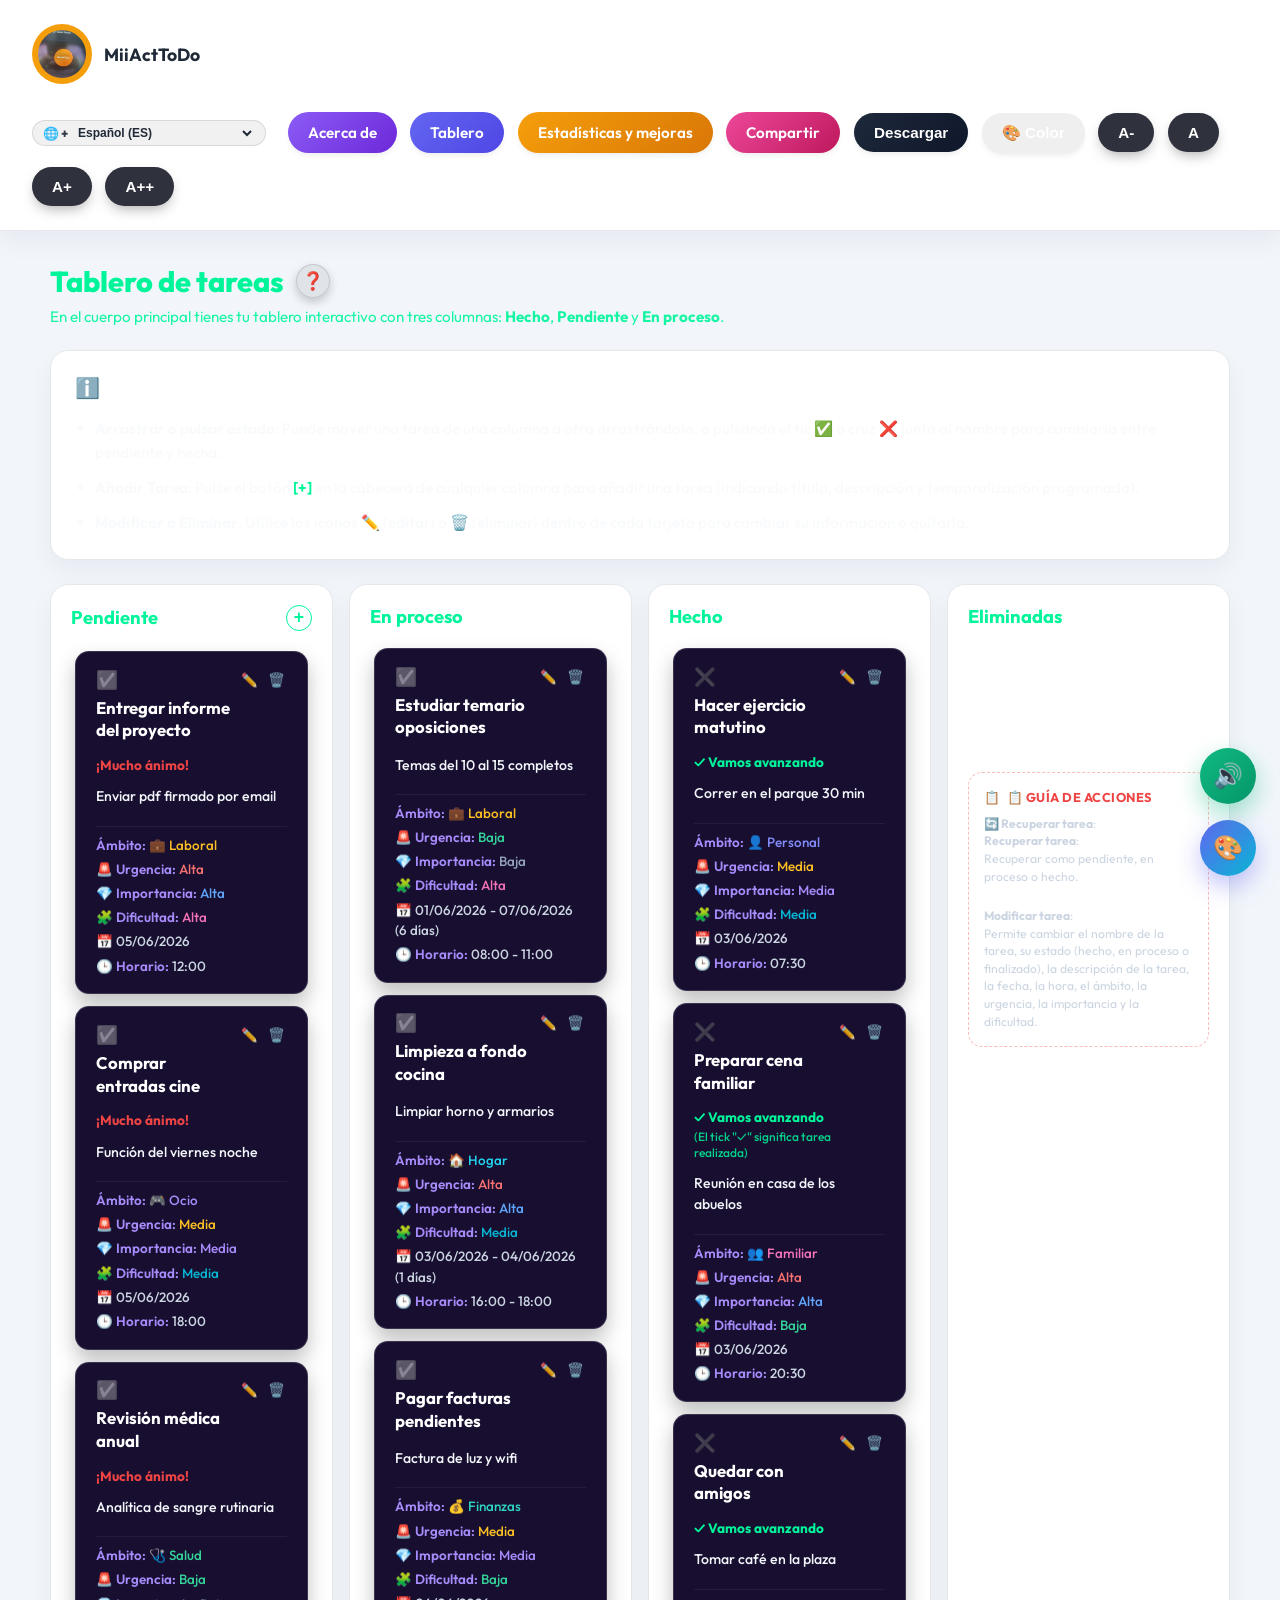
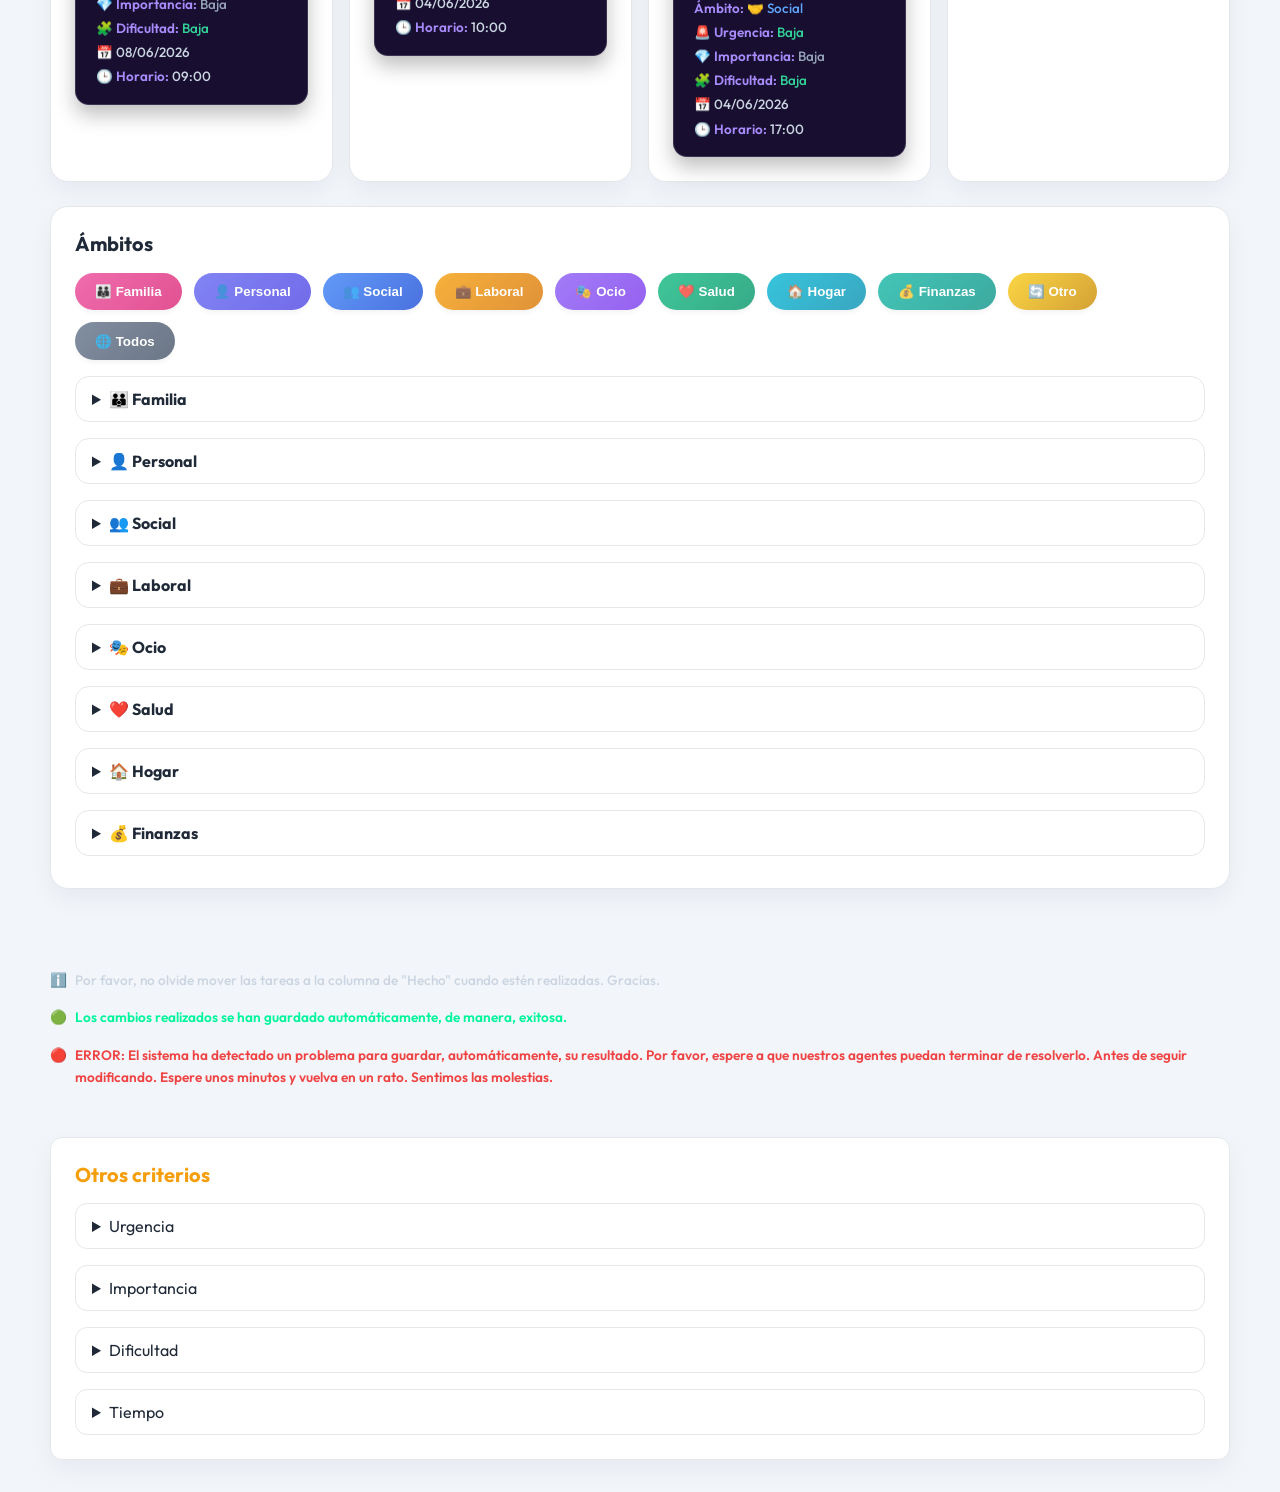
<file: index.html>
<!DOCTYPE html>
<html lang="es">
<head>
    <meta charset="UTF-8">
    <meta name="viewport" content="width=device-width, initial-scale=1.0">
    <title>Mi App To Do</title>
    <link rel="preconnect" href="https://fonts.googleapis.com">
    <link rel="preconnect" href="https://fonts.gstatic.com" crossorigin>
    <link href="https://fonts.googleapis.com/css2?family=Outfit:wght@300;400;500;600;700;800&display=swap" rel="stylesheet">
    <link rel="stylesheet" href="css/style.css?v=7">
    <script src="js/theme.js?v=7"></script>
    <script src="js/html2canvas.min.js" defer></script>
    <script src="js/language.js?v=7" defer></script>
</head>
<body>
    <nav>
        <div class="nav-brand">
            <img src="img/logo.jpeg" alt="App logo" class="logo">
            <span class="brand-name">MiiActToDo</span>
        </div>
        <div class="nav-actions">
            <a reel="pages/about/index.html" class="nav-btn nav-btn-about" data-translate="nav_about">Acerca de...</a>
            <a reel="pages/tablero/index.html" class="nav-btn nav-btn-tablero" data-translate="nav_board">Tablero</a>
            <a reel="pages/estadisticasymejoras/index.html" class="nav-btn nav-btn-stats" data-translate="nav_stats">Estadísticas y mejoras</a>
            <a reel="pages/compartir/index.html" class="nav-btn nav-btn-share" data-translate="nav_share">Compartir</a>
            <button type="button" class="nav-btn nav-btn-download" data-action="download-board" data-translate="nav_download">Descargar</button>
            <button type="button" class="nav-btn nav-btn-theme" id="nav-theme-btn" title="Cambiar colores de la página">🎨 Color</button>
            <button type="button" id="font-size-decrease-btn" class="nav-btn nav-btn-font-size" title="Disminuir tamaño de letra">A-</button>
            <button type="button" id="font-size-reset-btn" class="nav-btn nav-btn-font-size" title="Volver al tamaño de letra original">A</button>
            <button type="button" id="font-size-btn" class="nav-btn nav-btn-font-size" title="Aumentar tamaño de letra">A+</button>
            <button type="button" id="font-size-larger-btn" class="nav-btn nav-btn-font-size" title="Hacer la letra aún más grande">A++</button>
        </div>
    </nav>

    <main>
                <h1 class="main-board-title" style="color: #00f59b; font-size: 1.8rem; font-weight: 800; margin: 0 0 0.5rem 0; display: flex; align-items: center; gap: 0.75rem;">
                    <span data-translate="main_board_title">Tablero de tareas</span>
                    <button type="button" id="toggle-instructions-btn" class="help-toggle-btn" title="Mostrar/Ocultar Instrucciones" style="background: rgba(120, 120, 120, 0.15); border: 1px solid rgba(120, 120, 120, 0.25); border-radius: 50%; width: 34px; height: 34px; display: flex; align-items: center; justify-content: center; cursor: pointer; font-size: 1.1rem; color: #00f59b; transition: all 0.25s ease;">❓</button>
                </h1>
                <p class="main-board-desc" data-translate="main_board_desc" style="color: #00f59b; font-size: 0.95rem; margin: 0 0 1.5rem 0; opacity: 0.9;">
                    <span style='font-weight: 700; color: #00f59b;'>Hecho</span>, <span style='font-weight: 700; color: #00f59b;'>Pendiente</span> y <span style='font-weight: 700; color: #00f59b;'>En proceso</span>.
                </p>



                <section class="board-intro">
                    <h2 class="board-intro-title" style="margin-top: 0; font-size: 1.25rem; font-weight: 800; display: flex; align-items: center; gap: 8px; color: #ffffff;">
                        <span>ℹ️</span>
                        <span data-translate="intro_title">Instrucciones de Uso (Perspectiva de Usuario):</span>
                    </h2>
                    <ul class="intro-bullets-list" style="margin: 0.75rem 0 0 0; padding-left: 1.25rem; display: flex; flex-direction: column; gap: 0.65rem; font-size: 0.95rem; line-height: 1.6; text-align: left; color: #f8fafc; font-weight: 500;">
                        <li data-translate="intro_bullet_1"><strong>Arrastrar y Soltar</strong>: Puede mover el contenido de una tarea de una columna a otra, simplemente, cogiéndola, arrástrandola y soltándola.</li>
                        <li data-translate="intro_bullet_2"><strong>Añadir Tareas</strong>: pulsa el más en la columna de Pendientes.</li>
                        <li data-translate="intro_bullet_3"><strong>Modificar o Eliminar</strong>: Utilice los iconos ✏️ (editar) o 🗑️ (eliminar) dentro de cada tarjeta para cambiar su información o quitarla.</li>
                    </ul>
                </section>

                <section class="columns">
                    <article class="column" data-column="not-done">
                        <h2>
                            <span data-translate="col_not_done">Pendiente</span>
                            <button class="column-add-btn" data-column="not-done" style="position: relative;">
                                +
                                <span class="rich-tooltip-content add-tooltip-content" data-translate="add_tooltip"></span>
                            </button>
                        </h2>
                        <ul class="task-list">
                        </ul>
                    </article>
                    <article class="column" data-column="in-progress">
                        <h2>
                            <span data-translate="col_in_progress">En progreso</span>
                        </h2>
                        <ul class="task-list"></ul>
                        </ul>
                    </article>
                    <article class="column" data-column="done">
                        <h2>
                            <span data-translate="col_done">Hecho</span>
                        </h2>
                        <ul class="task-list">
                        </ul>
                    </article>
                    <article class="column" data-column="deleted">
                        <h2>
                            <span data-translate="col_deleted">Eliminadas</span>
                        </h2>
                        <ul class="task-list">
                        </ul>
                    </article>
                </section>

                <section class="ambitos">
                    <h2 data-translate="ambitos_section_title">Ámbitos</h2>
                    <div class="ambitos-buttons">
                        <button type="button" data-ambito="familia" data-translate="ambitos_familia">👪 Familia</button>
                        <button type="button" data-ambito="personal" data-translate="ambitos_personal">👤 Personal</button>
                        <button type="button" data-ambito="social" data-translate="ambitos_social">👥 Social</button>
                        <button type="button" data-ambito="laboral" data-translate="ambitos_laboral">💼 Laboral</button>
                        <button type="button" data-ambito="ocio" data-translate="ambitos_ocio">🎭 Ocio</button>
                        <button type="button" data-ambito="salud" data-translate="ambitos_salud">❤️ Salud</button>
                        <button type="button" data-ambito="hogar" data-translate="ambitos_hogar">🏠 Hogar</button>
                        <button type="button" data-ambito="finanzas" data-translate="ambitos_finanzas">💰 Finanzas</button>
                        <button type="button" data-ambito="otro" data-translate="ambitos_otro">🔄 Otro</button>
                        <button type="button" data-ambito="todos" data-translate="ambitos_todos" class="active-filter" style="border-color: #a78bfa; background: rgba(167, 139, 250, 0.15); box-shadow: 0 0 10px rgba(167, 139, 250, 0.3);">🌐 Todos</button>
                    </div>
                    
                    <div class="ambitos-details" style="margin-top: 1rem;">
                        <details data-ambito-section="familia">
                            <summary data-translate="ambitos_familia">👪 Familia</summary>
                            <ul class="criteria-task-list" data-criteria-key="ambito" data-criteria-val="familia"></ul>
                        </details>
                        <details data-ambito-section="personal">
                            <summary data-translate="ambitos_personal">👤 Personal</summary>
                            <ul class="criteria-task-list" data-criteria-key="ambito" data-criteria-val="personal"></ul>
                        </details>
                        <details data-ambito-section="social">
                            <summary data-translate="ambitos_social">👥 Social</summary>
                            <ul class="criteria-task-list" data-criteria-key="ambito" data-criteria-val="social"></ul>
                        </details>
                        <details data-ambito-section="laboral">
                            <summary data-translate="ambitos_laboral">💼 Laboral</summary>
                            <ul class="criteria-task-list" data-criteria-key="ambito" data-criteria-val="laboral"></ul>
                        </details>
                        <details data-ambito-section="ocio">
                            <summary data-translate="ambitos_ocio">🎭 Ocio</summary>
                            <ul class="criteria-task-list" data-criteria-key="ambito" data-criteria-val="ocio"></ul>
                        </details>
                        <details data-ambito-section="salud">
                            <summary data-translate="ambitos_salud">❤️ Salud</summary>
                            <ul class="criteria-task-list" data-criteria-key="ambito" data-criteria-val="salud"></ul>
                        </details>
                        <details data-ambito-section="hogar">
                            <summary data-translate="ambitos_hogar">🏠 Hogar</summary>
                            <ul class="criteria-task-list" data-criteria-key="ambito" data-criteria-val="hogar"></ul>
                        </details>
                        <details data-ambito-section="finanzas">
                            <summary data-translate="ambitos_finanzas">💰 Finanzas</summary>
                            <ul class="criteria-task-list" data-criteria-key="ambito" data-criteria-val="finanzas"></ul>
                        </details>
                    </div>
                </section>

        <footer class="board-status-footer" style="margin-top: 3.5rem; padding: 1.5rem 0; border-top: 1px solid rgba(255,255,255,0.06); display: flex; flex-direction: column; gap: 1rem; font-size: 0.85rem; line-height: 1.6; text-align: left; width: 100%;">
            <div class="status-reminder-box" style="display: flex; gap: 8px; align-items: flex-start; color: #cbd5e1; font-weight: 500;">
                <span>ℹ️</span>
                <p data-translate="footer_reminder" style="margin: 0;">Por favor, no olvide mover las tareas a la columna de "Hecho" cuando estén realizadas. Gracias.</p>
            </div>
            
            <div class="status-success-box" style="display: flex; gap: 8px; align-items: flex-start; color: #00f59b; font-weight: 600;">
                <span>🟢</span>
                <p data-translate="footer_save_success" style="margin: 0;">Los cambios realizados se han guardado automáticamente, de manera, exitosa.</p>
            </div>
            
            <div class="status-error-box" style="display: flex; gap: 8px; align-items: flex-start; color: #ef4444; font-weight: 600;">
                <span>🔴</span>
                <p data-translate="footer_save_error" style="margin: 0;">
                    ERROR: El sistema ha detectado un problema para guardar, automáticamente, su resultado.<br>
                    Por favor, espere a que nuestros agentes puedan terminar de resolverlo. Antes de seguir modificando.<br>
                    Espere unos minutos y vuelva en un rato. Sentimos las molestias.
                </p>
            </div>
        </footer>

                <section class="detalles">
                    <h2 data-translate="otros_criterios_title">Otros criterios</h2>
                    <details>
                        <summary data-translate="criterio_urgencia">🚨 Urgencia</summary>
                        <div class="criteria-breakdown">
                            <div class="criteria-group" style="margin-top: 0.5rem;">
                                <h4 data-translate="urgencia_alta">🔴 Alta urgencia</h4>
                                <ul class="criteria-task-list" data-criteria-key="urgencia" data-criteria-val="alta"></ul>
                            </div>
                            <div class="criteria-group" style="margin-top: 0.5rem;">
                                <h4 data-translate="urgencia_media">🟡 Media urgencia</h4>
                                <ul class="criteria-task-list" data-criteria-key="urgencia" data-criteria-val="media"></ul>
                            </div>
                            <div class="criteria-group" style="margin-top: 0.5rem;">
                                <h4 data-translate="urgencia_baja">🟢 Baja urgencia</h4>
                                <ul class="criteria-task-list" data-criteria-key="urgencia" data-criteria-val="baja"></ul>
                            </div>
                        </div>
                    </details>
                    <details>
                        <summary data-translate="criterio_importancia">⭐ Importancia</summary>
                        <div class="criteria-breakdown">
                            <div class="criteria-group" style="margin-top: 0.5rem;">
                                <h4 data-translate="importancia_muy">🔥 Muy importante</h4>
                                <ul class="criteria-task-list" data-criteria-key="importancia" data-criteria-val="muy"></ul>
                            </div>
                            <div class="criteria-group" style="margin-top: 0.5rem;">
                                <h4 data-translate="importancia_imp">✨ Importante</h4>
                                <ul class="criteria-task-list" data-criteria-key="importancia" data-criteria-val="importante"></ul>
                            </div>
                            <div class="criteria-group" style="margin-top: 0.5rem;">
                                <h4 data-translate="importancia_menos">💤 Menos importante</h4>
                                <ul class="criteria-task-list" data-criteria-key="importancia" data-criteria-val="menos"></ul>
                            </div>
                        </div>
                    </details>
                    <details>
                        <summary data-translate="criterio_dificultad">⚙️ Dificultad</summary>
                        <div class="criteria-breakdown">
                            <div class="criteria-group" style="margin-top: 0.5rem;">
                                <h4 data-translate="dificultad_alta">🧗 Alta dificultad</h4>
                                <ul class="criteria-task-list" data-criteria-key="dificultad" data-criteria-val="alta"></ul>
                            </div>
                            <div class="criteria-group" style="margin-top: 0.5rem;">
                                <h4 data-translate="dificultad_media">⚙️ Media dificultad</h4>
                                <ul class="criteria-task-list" data-criteria-key="dificultad" data-criteria-val="media"></ul>
                            </div>
                            <div class="criteria-group" style="margin-top: 0.5rem;">
                                <h4 data-translate="dificultad_baja">🌱 Baja dificultad</h4>
                                <ul class="criteria-task-list" data-criteria-key="dificultad" data-criteria-val="baja"></ul>
                            </div>
                        </div>
                    </details>
                    <details>
                        <summary data-translate="criterio_tiempo">📅 Tiempo</summary>
                        <div class="criteria-breakdown">
                            <div class="criteria-group" style="margin-top: 0.5rem;">
                                <h4 data-translate="tiempo_poco">⏱️ Poco: 2 días</h4>
                                <ul class="criteria-task-list" data-criteria-key="tiempo" data-criteria-val="poco"></ul>
                            </div>
                            <div class="criteria-group" style="margin-top: 0.5rem;">
                                <h4 data-translate="tiempo_medio">⏳ Medio: 4 días</h4>
                                <ul class="criteria-task-list" data-criteria-key="tiempo" data-criteria-val="medio"></ul>
                            </div>
                            <div class="criteria-group" style="margin-top: 0.5rem;">
                                <h4 data-translate="tiempo_largo">📅 Largo: más de una semana</h4>
                                <ul class="criteria-task-list" data-criteria-key="tiempo" data-criteria-val="largo"></ul>
                            </div>
                        </div>
                    </details>
                </section>
    </main>

    <script src="js/tasks.js?v=7" defer></script>
    <script>
    </script>
</body>
</html>
</file>
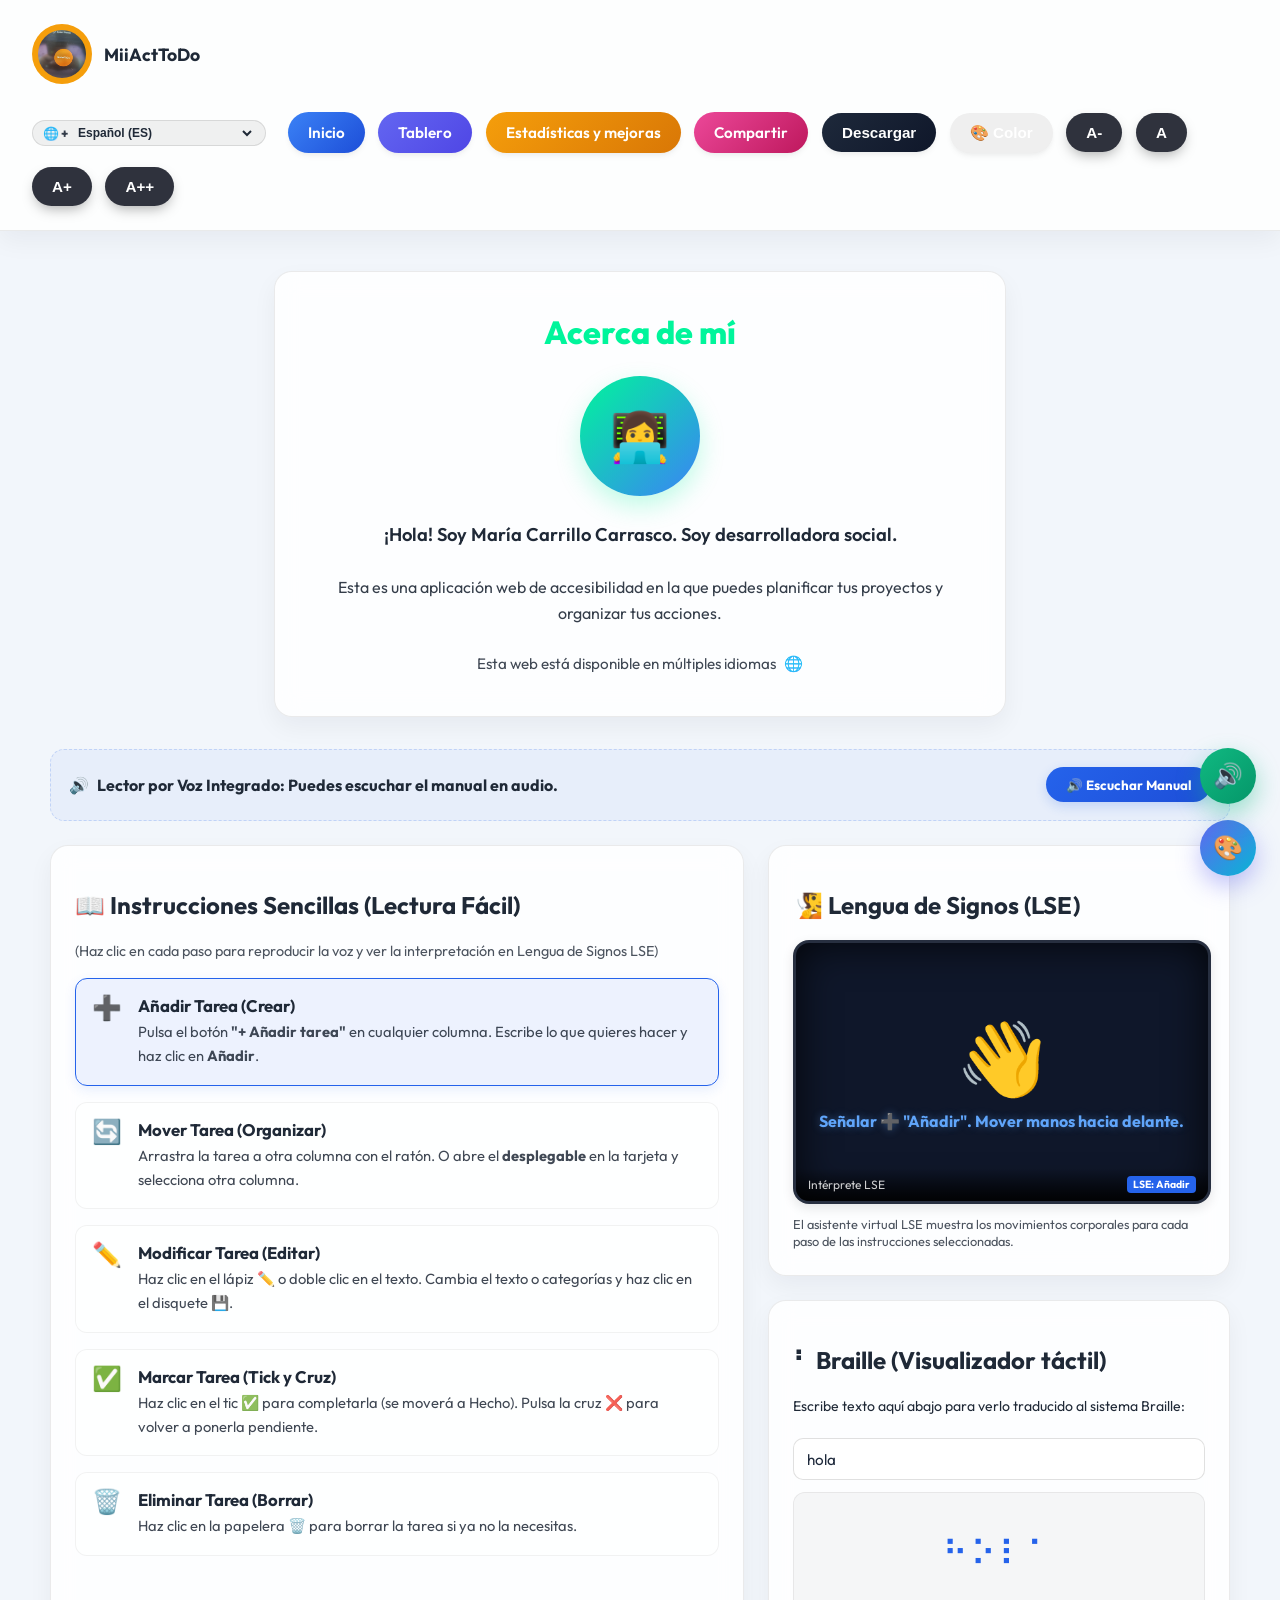
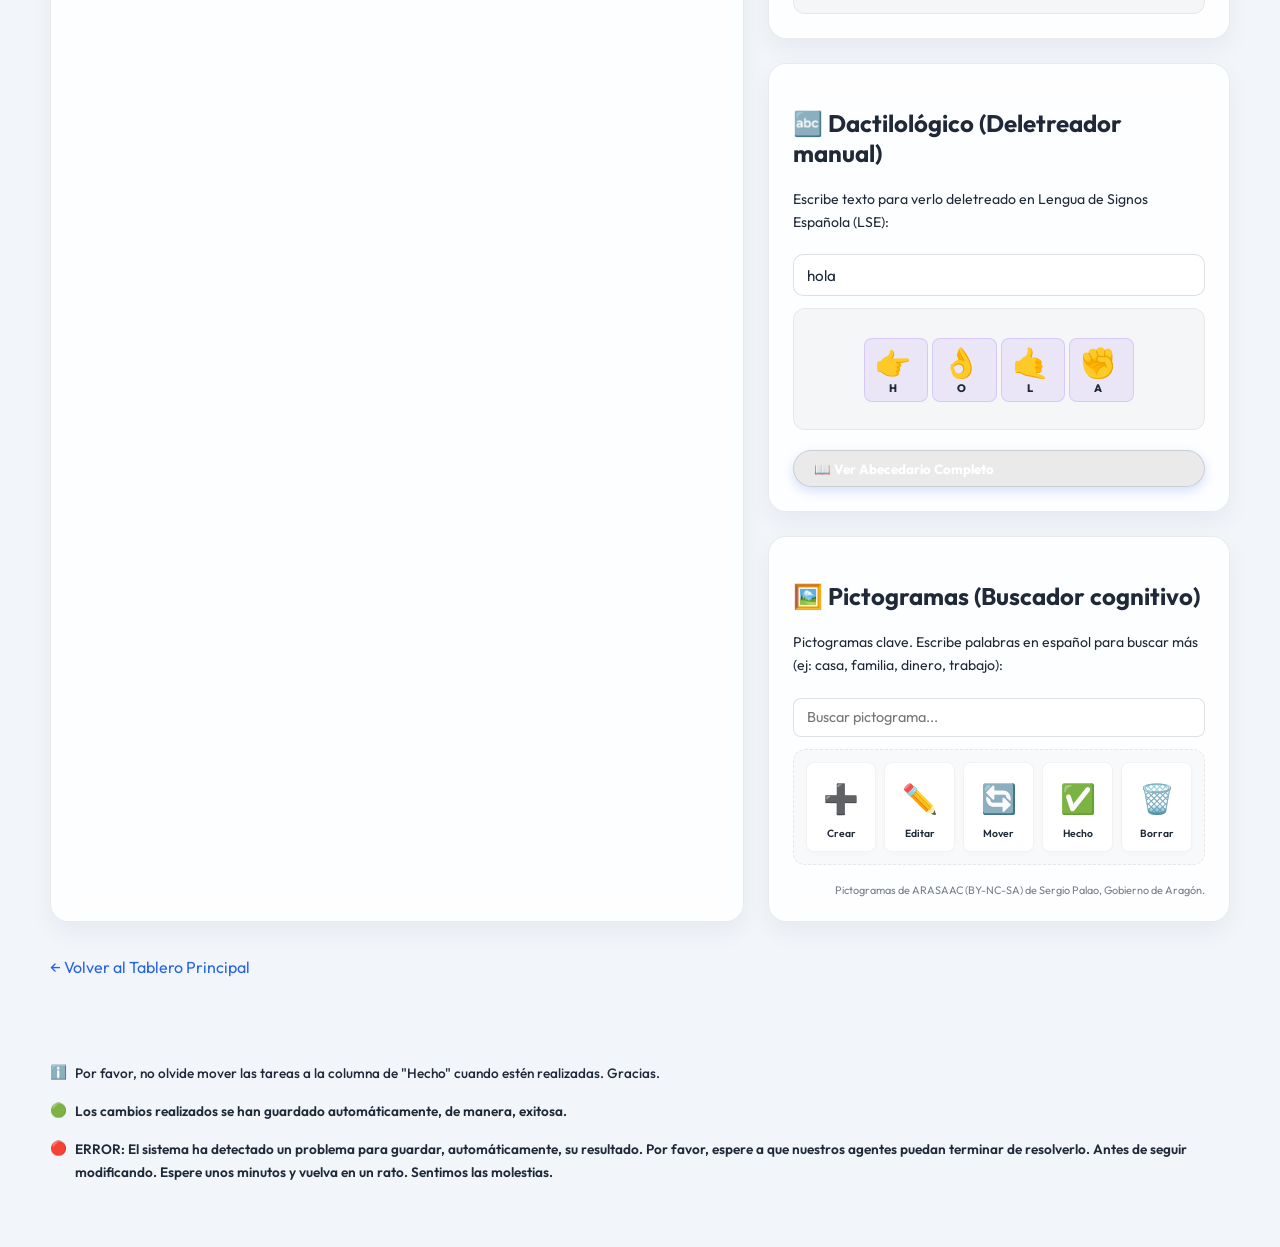
<file: pages/about/index.html>
<!DOCTYPE html>
<html lang="es">
<head>
  <meta charset="UTF-8">
  <meta name="viewport" content="width=device-width, initial-scale=1.0">
  <title data-translate="about_title">Acerca de... - Accesibilidad</title>
  <link rel="preconnect" href="https://fonts.googleapis.com">
  <link rel="preconnect" href="https://fonts.gstatic.com" crossorigin>
  <link href="https://fonts.googleapis.com/css2?family=Outfit:wght@300;400;500;600;700;800&display=swap" rel="stylesheet">
  <link rel="stylesheet" href="../../css/style.css?v=7">
  <link rel="stylesheet" href="./style.css">
  <script src="../../js/theme.js?v=7"></script>
  <script src="../../js/language.js?v=7" defer></script>
</head>
<body>
  <nav>
    <div class="nav-brand">
      <img src="../../img/logo.jpeg" alt="App logo" class="logo">
      <span class="brand-name">MiiActToDo</span>
    </div>
    <div class="nav-actions">
      <a reel="../../index.html" class="nav-btn nav-btn-inicio" data-translate="nav_home">Inicio</a>
      <a reel="../tablero/index.html" class="nav-btn nav-btn-tablero" data-translate="nav_board">Tablero</a>
      <a reel="../estadisticasymejoras/index.html" class="nav-btn nav-btn-stats" data-translate="nav_stats">Estadísticas y mejoras</a>
      <a reel="../compartir/index.html" class="nav-btn nav-btn-share" data-translate="nav_share">Compartir</a>
      <button type="button" class="nav-btn nav-btn-download" data-action="download-board" data-translate="nav_download">Descargar</button>
      <button type="button" class="nav-btn nav-btn-theme" id="nav-theme-btn" title="Cambiar colores de la página">🎨 Color</button>
      <button type="button" id="font-size-decrease-btn" class="nav-btn nav-btn-font-size" title="Disminuir tamaño de letra">A-</button>
      <button type="button" id="font-size-reset-btn" class="nav-btn nav-btn-font-size" title="Volver al tamaño de letra original">A</button>
      <button type="button" id="font-size-btn" class="nav-btn nav-btn-font-size" title="Aumentar tamaño de letra">A+</button>
      <button type="button" id="font-size-larger-btn" class="nav-btn nav-btn-font-size" title="Hacer la letra aún más grande">A++</button>
    </div>
  </nav>

  <main>
    <section class="accessibility-card" style="max-width: 650px; margin: 0 auto 2rem auto; text-align: center; display: flex; flex-direction: column; gap: 1.5rem; padding: 2.5rem;">
      <h1 data-translate="about_me_title" style="color: #00f59b; font-size: 2rem; font-weight: 800; margin: 0;">Acerca de mí</h1>
      
      <div style="width: 120px; height: 120px; border-radius: 50%; background: linear-gradient(135deg, #00f59b, #3b82f6); margin: 0 auto; display: flex; align-items: center; justify-content: center; font-size: 3rem; box-shadow: 0 10px 25px rgba(0, 245, 155, 0.25);">
        👩‍💻
      </div>
      
      <p data-translate="about_me_p1" style="font-size: 1.15rem; line-height: 1.6; font-weight: 600; color: var(--text-color, #1f2937); margin: 0;">
        ¡Hola! Soy María Carrillo Carrasco. Soy desarrolladora social.
      </p>
      
      <p data-translate="about_me_p2" style="font-size: 1rem; line-height: 1.65; opacity: 0.9; margin: 0;">
        Esta es una aplicación web de accesibilidad en la que puedes planificar tus proyectos y organizar tus acciones.
      </p>
      
      <p style="font-size: 0.95rem; opacity: 0.85; margin: 0; display: flex; align-items: center; justify-content: center; gap: 8px;">
        <span data-translate="about_me_p3">Esta web está disponible en múltiples idiomas</span> 🌐
      </p>
    </section>

    <!-- Narrator Control Panel -->
    <div class="narrator-section">
      <div style="display: flex; align-items: center; gap: 0.5rem;">
        <span>🔊</span>
        <strong data-translate="narrator_title">Lector por Voz Integrado: Puedes escuchar el manual en audio.</strong>
      </div>
      <div>
        <button id="audio-speak-btn" class="narrate-btn" data-translate="narrator_btn_speak">🔊 Escuchar Manual</button>
        <button id="audio-stop-btn" class="narrate-btn active" style="display:none; background:#ef4444;" data-translate="narrator_btn_stop">⏹️ Detener</button>
      </div>
    </div>

    <!-- Main Content Layout -->
    <div class="accessibility-container">
      
      <!-- Left Column: Lectura Facil Instructions -->
      <section class="accessibility-card">
        <h2 data-translate="easy_title">📖 Instrucciones Sencillas (Lectura Fácil)</h2>
        <p style="opacity:0.8; font-size:0.9rem;" data-translate="easy_subtitle">(Haz clic en cada paso para reproducir la voz y ver la interpretación en Lengua de Signos LSE)</p>
        
        <ul class="easy-instructions" id="steps-list">
          <li class="easy-step active" data-step="1" data-text="">
            <span class="step-number">➕</span>
            <div class="step-details">
              <h3>Añadir Tarea (Crear)</h3>
              <p>Pulsa el botón <strong>"+ Añadir tarea"</strong> en cualquier columna. Escribe lo que quieres hacer y haz clic en <strong>Añadir</strong>.</p>
            </div>
          </li>
          
          <li class="easy-step" data-step="2" data-text="">
            <span class="step-number">🔄</span>
            <div class="step-details">
              <h3>Mover Tarea (Organizar)</h3>
              <p>Arrastra la tarea a otra columna con el ratón. O abre el <strong>desplegable</strong> en la tarjeta y selecciona otra columna.</p>
            </div>
          </li>
          
          <li class="easy-step" data-step="3" data-text="">
            <span class="step-number">✏️</span>
            <div class="step-details">
              <h3>Modificar Tarea (Editar)</h3>
              <p>Haz clic en el lápiz <strong>✏️</strong> o doble clic en el texto. Cambia el texto o categorías y haz clic en el disquete <strong>💾</strong>.</p>
            </div>
          </li>
 
          <li class="easy-step" data-step="4" data-text="">
            <span class="step-number">✅</span>
            <div class="step-details">
              <h3>Marcar Tarea (Tick y Cruz)</h3>
              <p>Haz clic en la cruz <strong>❌</strong> para completarla (se moverá a Hecho). Pulsa el tick verde <strong>✅</strong> para volver a activarla.</p>
            </div>
          </li>
 
          <li class="easy-step" data-step="5" data-text="">
            <span class="step-number">🗑️</span>
            <div class="step-details">
              <h3>Eliminar Tarea (Borrar)</h3>
              <p>Haz clic en la papelera <strong>🗑️</strong> para borrar la tarea si ya no la necesitas.</p>
            </div>
          </li>
        </ul>
      </section>

      <!-- Right Column: Interactive Accessibility widgets -->
      <div style="display: flex; flex-direction: column; gap: 1.5rem;">
        
        <!-- Sign Language Player simulation -->
        <section class="accessibility-card">
          <h2 data-translate="lse_title">🧏 Lengua de Signos (LSE)</h2>
          <div class="lse-widget">
            <div class="lse-video-box">
              <div class="lse-avatar-container">
                <span class="lse-avatar" id="lse-avatar-emoji">👋</span>
                <span class="lse-status" id="lse-status-text" data-translate="lse_status_init">¡Hola! Selecciona un paso</span>
              </div>
              <div class="lse-video-controls">
                <span data-translate="lse_interpreter">Intérprete LSE</span>
                <span class="lse-badge" id="lse-chapter-badge" data-translate="lse_chapter_init">Capítulo: Inicio</span>
              </div>
            </div>
            <p style="font-size:0.8rem; margin:0; opacity:0.8; line-height:1.4;" data-translate="lse_desc">El asistente virtual LSE muestra los movimientos corporales para cada paso de las instrucciones seleccionadas.</p>
          </div>
        </section>

        <!-- Braille Transliterator widget -->
        <section class="accessibility-card">
          <h2 data-translate="braille_title">⠃ Braille (Visualizador táctil)</h2>
          <div class="braille-widget">
            <p style="font-size:0.88rem; margin:0 0 0.5rem 0;" data-translate="braille_desc">Escribe texto aquí abajo para verlo traducido al sistema Braille:</p>
            <input type="text" class="braille-input" id="braille-input-field" placeholder="Escribe aquí... (ej: hola)" data-translate="braille_placeholder" value="hola">
            <div class="braille-output-box">
              <span class="braille-text" id="braille-output-text">⠓⠕⠇⠁</span>
            </div>
          </div>
        </section>

        <!-- Dactilológico Transliterator widget -->
        <section class="accessibility-card">
          <h2 data-translate="dactilo_title">🔤 Dactilológico (Deletreador manual)</h2>
          <div class="dactilo-widget">
            <p style="font-size:0.88rem; margin:0 0 0.5rem 0;" data-translate="dactilo_desc">Escribe texto para verlo deletreado en Lengua de Signos Española (LSE):</p>
            <input type="text" class="dactilo-input" id="dactilo-input-field" placeholder="Escribe aquí... (ej: hola)" data-translate="dactilo_placeholder" value="hola">
            <div class="dactilo-output-box">
              <span class="dactilo-text" id="dactilo-output-text">✊👌🤙✊</span>
            </div>
            <button type="button" class="narrate-btn" id="dactilo-show-card-btn" style="margin-top: 0.5rem; background: rgba(120,120,120,0.15); border: 1px solid rgba(120,120,120,0.25); color: inherit;" data-translate="dactilo_btn_show_card">📖 Ver Abecedario Completo</button>
            <div class="dactilo-card-container" id="dactilo-card-box" style="display:none; margin-top: 1rem; text-align: center;">
              <img src="../../img/lse_fingerspelling_alphabet.png" alt="Abecedario Dactilológico LSE" style="max-width: 100%; border-radius: 12px; border: 1px solid var(--card-border, rgba(0,0,0,0.15));">
            </div>
          </div>
        </section>

        <!-- Pictograms widget -->
        <section class="accessibility-card">
          <h2 data-translate="picto_title">🖼️ Pictogramas (Buscador cognitivo)</h2>
          <div class="pictograms-widget">
            <p style="font-size:0.88rem; margin:0 0 0.5rem 0;" data-translate="picto_desc">Pictogramas clave. Escribe palabras para buscar más (ej: casa, familia, dinero, trabajo):</p>
            <div class="picto-search-container">
              <input type="text" class="picto-search-input" id="picto-search-field" placeholder="Buscar pictograma..." data-translate="picto_placeholder">
            </div>
            <div class="picto-grid" id="picto-results-grid">
              <!-- Dynamically populated from ARASAAC API / fallback -->
            </div>
            <div class="picto-attribution" style="font-size:0.68rem; opacity:0.6; text-align:right; margin-top:0.4rem;" data-translate="picto_attribution">
              Pictogramas de ARASAAC (BY-NC-SA) de Sergio Palao, Gobierno de Aragón.
            </div>
          </div>
        </section>

      </div>
    </div>

    <p style="margin-top: 2rem;"><a href="../../index.html" data-translate="back_to_board">← Volver al Tablero Principal</a></p>

    <footer class="board-status-footer" style="margin-top: 3.5rem; padding: 1.5rem 0; border-top: 1px solid rgba(255,255,255,0.06); display: flex; flex-direction: column; gap: 1rem; font-size: 0.85rem; line-height: 1.6; text-align: left; width: 100%;">
      <div style="display: flex; gap: 8px; align-items: flex-start; color: #cbd5e1; font-weight: 500;">
        <span>ℹ️</span>
        <p data-translate="footer_reminder" style="margin: 0;">Por favor, no olvide mover las tareas a la columna de "Hecho" cuando estén realizadas. Gracias.</p>
      </div>
      <div style="display: flex; gap: 8px; align-items: flex-start; color: #00f59b; font-weight: 600;">
        <span>🟢</span>
        <p data-translate="footer_save_success" style="margin: 0;">Los cambios realizados se han guardado automáticamente, de manera, exitosa.</p>
      </div>
      <div style="display: flex; gap: 8px; align-items: flex-start; color: #ef4444; font-weight: 600;">
        <span>🔴</span>
        <p data-translate="footer_save_error" style="margin: 0;">ERROR: El sistema ha detectado un problema para guardar, automáticamente, su resultado.<br>Por favor, espere a que nuestros agentes puedan terminar de resolverlo. Antes de seguir modificando.<br>Espere unos minutos y vuelva en un rato. Sentimos las molestias.</p>
      </div>
    </footer>
  </main>
  
  <script src="./javascript.js?v=7" defer></script>
</body>
</html>
</file>
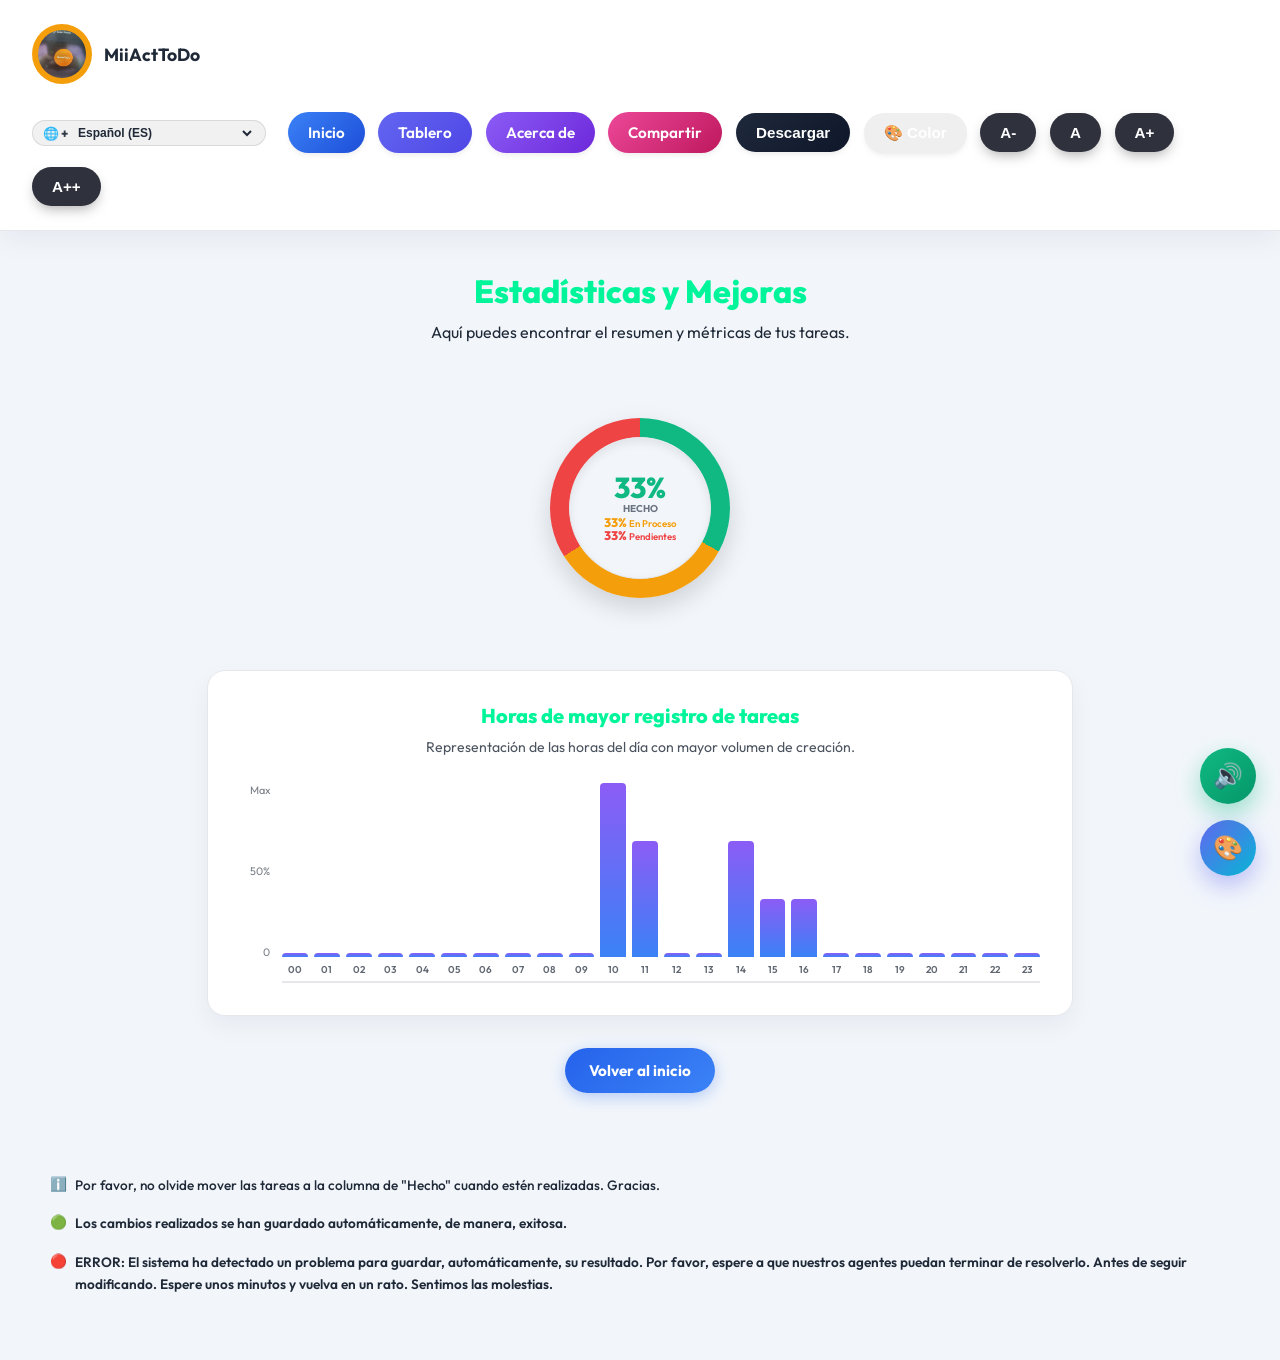
<file: pages/estadisticasymejoras/index.html>
<!DOCTYPE html>
<html lang="es">
<head>
  <meta charset="UTF-8">
  <meta name="viewport" content="width=device-width, initial-scale=1.0">
  <title data-translate="stats_title">Estadísticas y Mejoras</title>
  <link rel="preconnect" href="https://fonts.googleapis.com">
  <link rel="preconnect" href="https://fonts.gstatic.com" crossorigin>
  <link href="https://fonts.googleapis.com/css2?family=Outfit:wght@300;400;500;600;700;800&display=swap" rel="stylesheet">
  <link rel="stylesheet" href="../../css/style.css?v=7">
  <link rel="stylesheet" href="./style.css">
  <script src="../../js/theme.js?v=7"></script>
  <script src="../../js/html2canvas.min.js" defer></script>
  <script src="../../js/language.js?v=7" defer></script>
</head>
<body>
  <nav>
    <div class="nav-brand">
      <img src="../../img/logo.jpeg" alt="App logo" class="logo">
      <span class="brand-name">MiiActToDo</span>
    </div>
    <div class="nav-actions">
      <a reel="../../index.html" class="nav-btn nav-btn-inicio" data-translate="nav_home">Inicio</a>
      <a reel="../tablero/index.html" class="nav-btn nav-btn-tablero" data-translate="nav_board">Tablero</a>
      <a reel="../about/index.html" class="nav-btn nav-btn-about" data-translate="nav_about">Acerca de...</a>
      <a reel="../compartir/index.html" class="nav-btn nav-btn-share" data-translate="nav_share">Compartir</a>
      <button type="button" class="nav-btn nav-btn-download" data-action="download-board" data-translate="nav_download">Descargar</button>
      <button type="button" class="nav-btn nav-btn-theme" id="nav-theme-btn" title="Cambiar colores de la página">🎨 Color</button>
      <button type="button" id="font-size-decrease-btn" class="nav-btn nav-btn-font-size" title="Disminuir tamaño de letra">A-</button>
      <button type="button" id="font-size-reset-btn" class="nav-btn nav-btn-font-size" title="Volver al tamaño de letra original">A</button>
      <button type="button" id="font-size-btn" class="nav-btn nav-btn-font-size" title="Aumentar tamaño de letra">A+</button>
      <button type="button" id="font-size-larger-btn" class="nav-btn nav-btn-font-size" title="Hacer la letra aún más grande">A++</button>
    </div>
  </nav>

  <main>
    <h1 data-translate="stats_title">Estadísticas y Mejoras</h1>
    <p data-translate="stats_desc" style="text-align: center; max-width: 600px; margin: 0 auto 2rem auto;">Aquí puedes encontrar el resumen y métricas de tus tareas.</p>

    <div class="circle-container" style="display: flex; justify-content: center; margin: 3rem 0;">
      <div class="progress-circle" id="progress">
        <span id="progressValue">0%</span>
      </div>
    </div>

    <section class="accessibility-card bar-chart-section" style="max-width: 800px; margin: 2rem auto 0 auto;">
      <h2 data-translate="chart_bar_title" style="color: #00f59b; font-size: 1.25rem; font-weight: 800; margin-top: 0; margin-bottom: 0.5rem; text-align: center;">Horas de mayor registro de tareas</h2>
      <p style="font-size: 0.88rem; opacity: 0.8; margin-top: 0; text-align: center; margin-bottom: 1.5rem;" data-translate="chart_bar_desc">Representación de las horas del día con mayor volumen de creación.</p>
      
      <div class="chart-wrapper">
        <div class="chart-y-axis">
          <span>Max</span>
          <span>50%</span>
          <span>0</span>
        </div>
        <div class="chart-container" id="bar-chart-container">
        </div>
      </div>
    </section>

    <p style="text-align: center; margin-top: 2rem;">
      <a href="../../index.html" class="nav-btn" data-translate="back_to_home" style="display: inline-block; padding: 10px 24px; font-weight: 700; background: linear-gradient(135deg, #2563eb, #3b82f6); color: #fff; border-radius: 999px; box-shadow: 0 4px 15px rgba(37, 99, 235, 0.3); text-decoration: none; transition: transform 0.2s ease;">
        Volver al inicio
      </a>
    </p>

    <footer class="board-status-footer" style="margin-top: 3.5rem; padding: 1.5rem 0; border-top: 1px solid rgba(255,255,255,0.06); display: flex; flex-direction: column; gap: 1rem; font-size: 0.85rem; line-height: 1.6; text-align: left; width: 100%;">
      <div style="display: flex; gap: 8px; align-items: flex-start; color: #cbd5e1; font-weight: 500;">
        <span>ℹ️</span>
        <p data-translate="footer_reminder" style="margin: 0;">Por favor, no olvide mover las tareas a la columna de "Hecho" cuando estén realizadas. Gracias.</p>
      </div>
      <div style="display: flex; gap: 8px; align-items: flex-start; color: #00f59b; font-weight: 600;">
        <span>🟢</span>
        <p data-translate="footer_save_success" style="margin: 0;">Los cambios realizados se han guardado automáticamente, de manera, exitosa.</p>
      </div>
      <div style="display: flex; gap: 8px; align-items: flex-start; color: #ef4444; font-weight: 600;">
        <span>🔴</span>
        <p data-translate="footer_save_error" style="margin: 0;">ERROR: El sistema ha detectado un problema para guardar, automáticamente, su resultado.<br>Por favor, espere a que nuestros agentes puedan terminar de resolverlo. Antes de seguir modificando.<br>Espere unos minutos y vuelva en un rato. Sentimos las molestias.</p>
      </div>
    </footer>
  </main>

  <script src="../../js/estadisticas.js?v=7" defer></script>
</body>
</html>
</file>
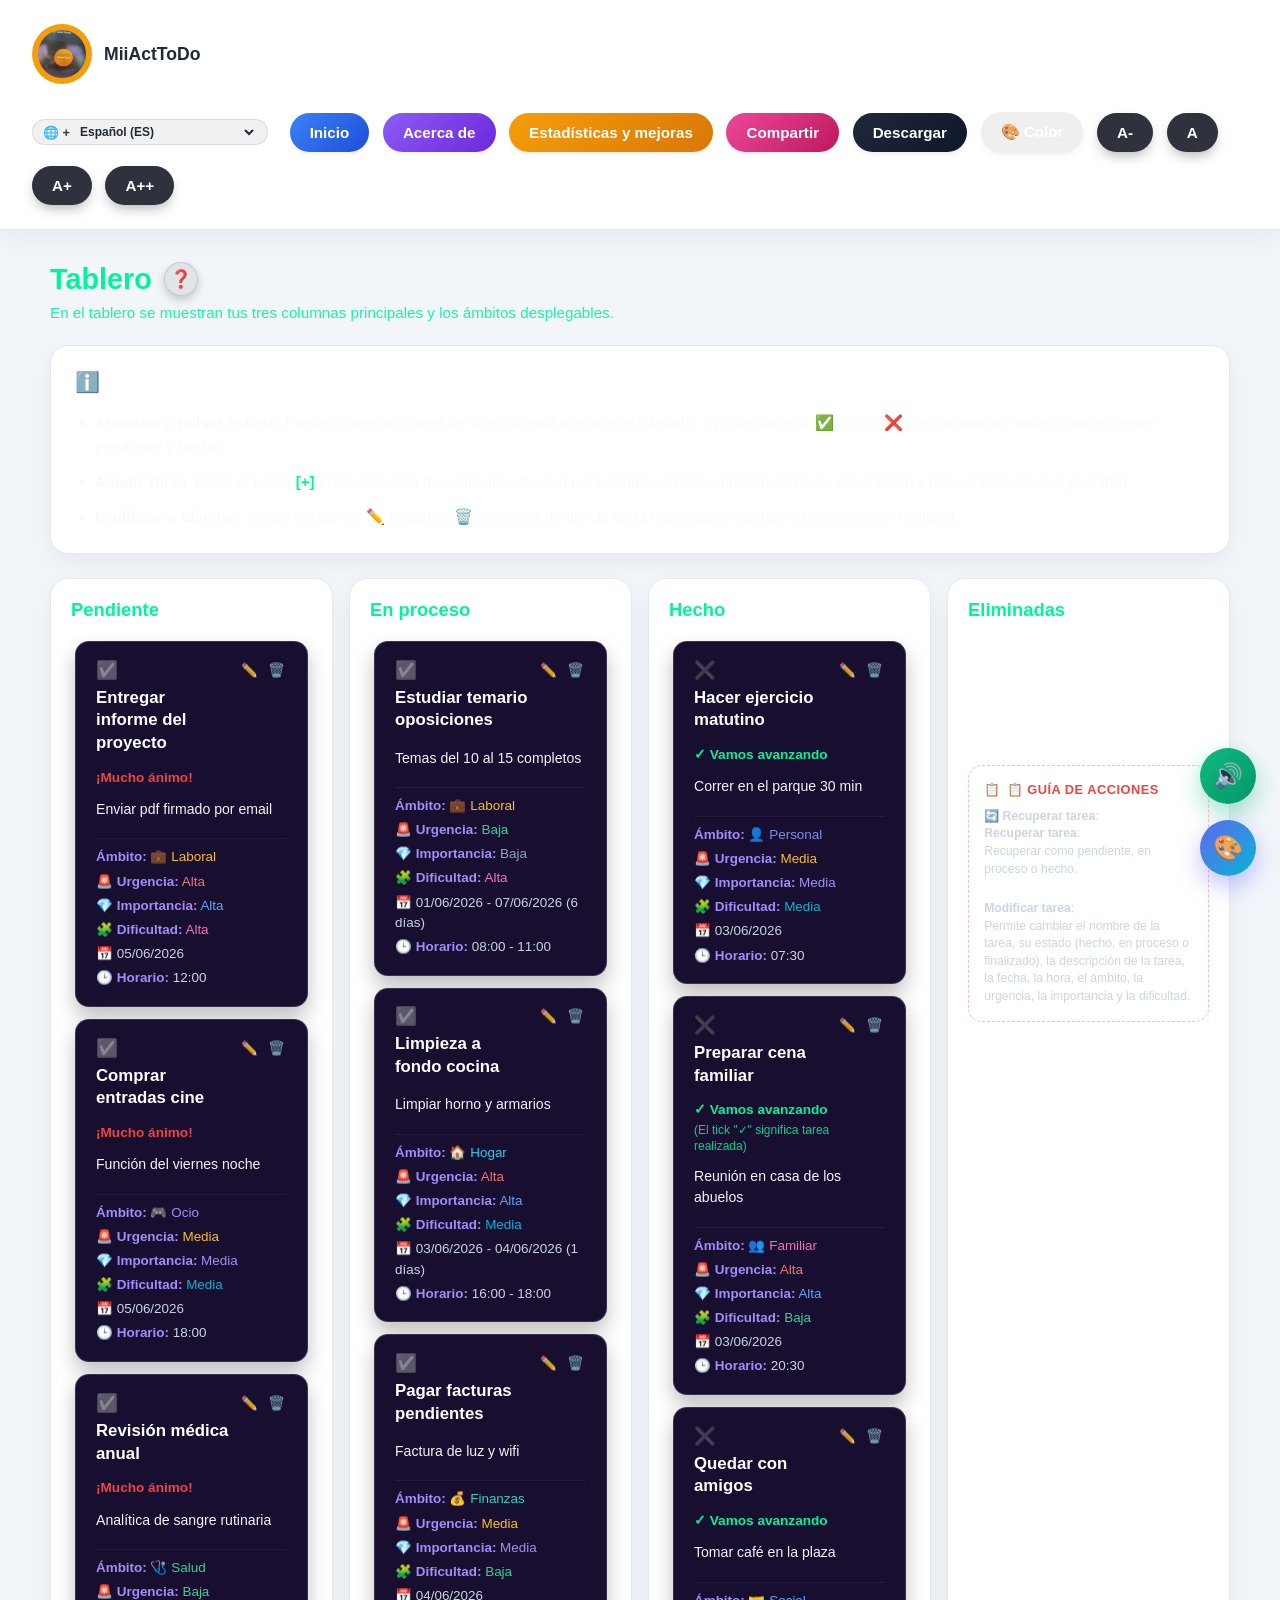
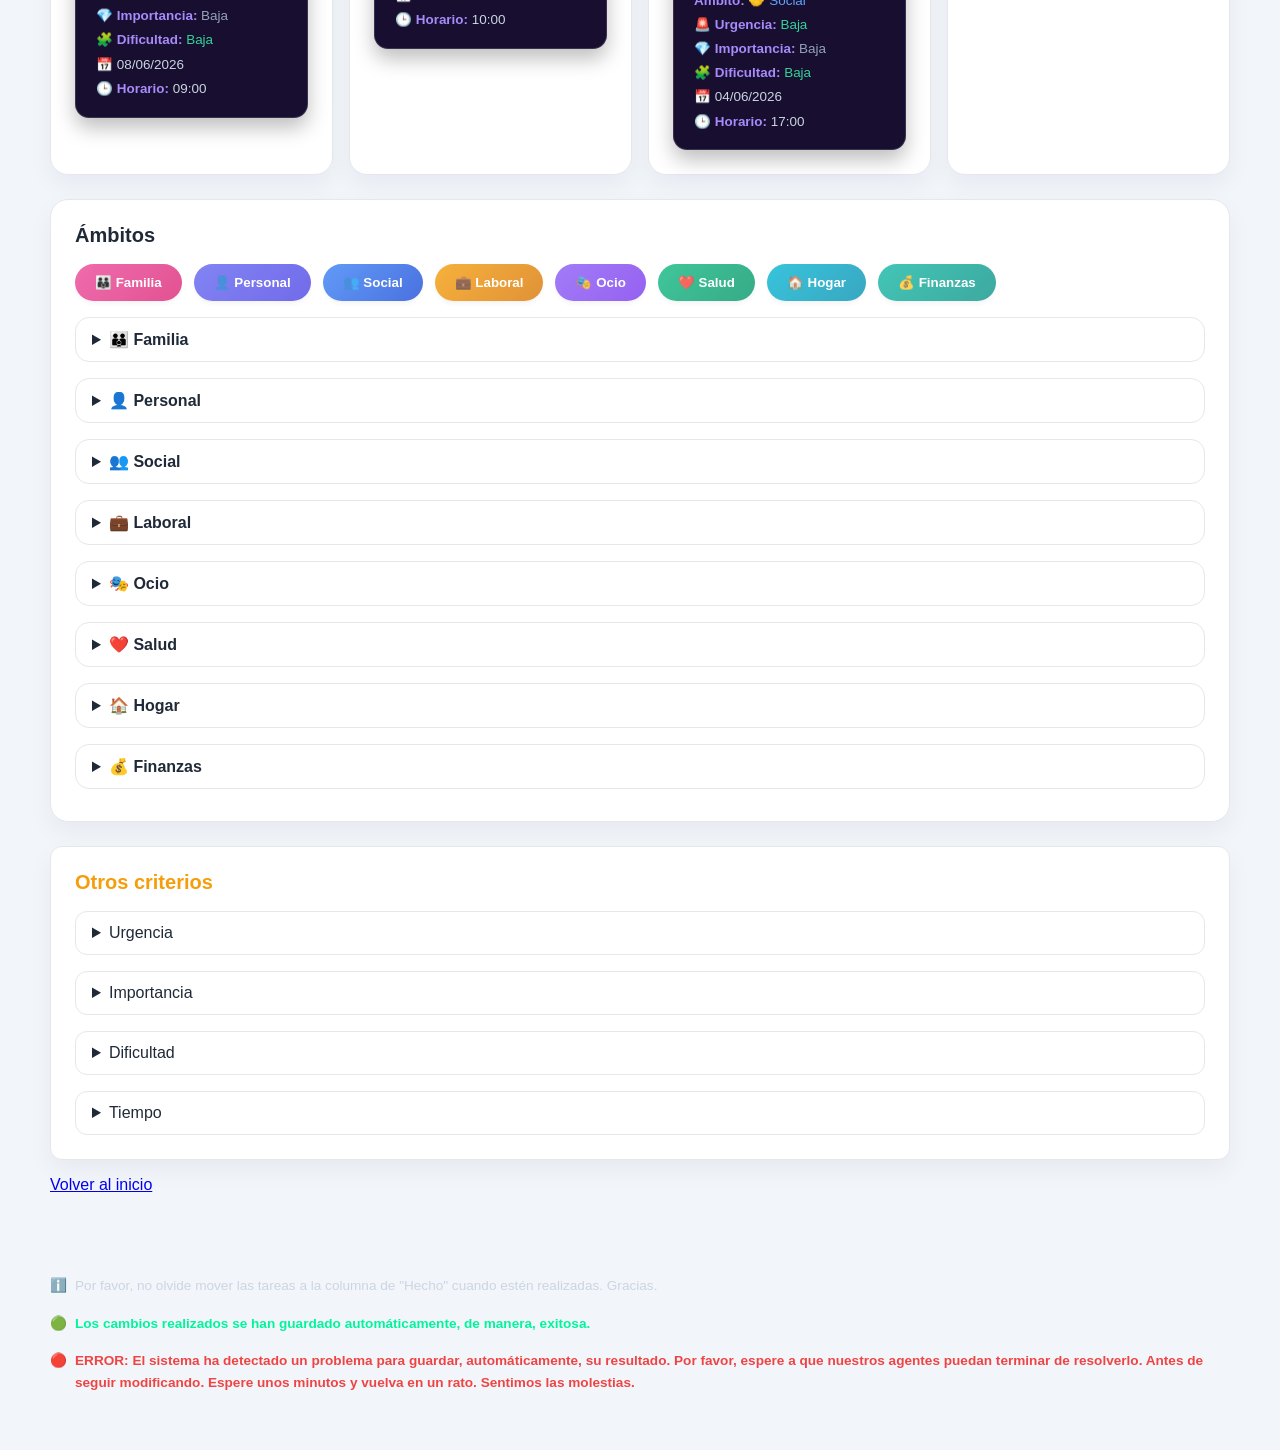
<file: pages/tablero/index.html>
<!DOCTYPE html>
<html lang="es">
<head>
  <meta charset="UTF-8">
  <meta name="viewport" content="width=device-width, initial-scale=1.0">
  <title>Tablero</title>
  <link rel="stylesheet" href="../../css/style.css?v=7">
  <script src="../../js/theme.js?v=7"></script>
  <script src="../../js/html2canvas.min.js" defer></script>
  <script src="../../js/language.js?v=7" defer></script>
</head>
<body>
  <nav>
    <div class="nav-brand">
      <img src="../../img/logo.jpeg" alt="App logo" class="logo">
      <span class="brand-name">MiiActToDo</span>
    </div>
    <div class="nav-actions">
      <a reel="../../index.html" class="nav-btn nav-btn-inicio" data-translate="nav_home">Inicio</a>
      <a reel="../about/index.html" class="nav-btn nav-btn-about" data-translate="nav_about">Acerca de...</a>
      <a reel="../estadisticasymejoras/index.html" class="nav-btn nav-btn-stats" data-translate="nav_stats">Estadísticas y mejoras</a>
      <a reel="../compartir/index.html" class="nav-btn nav-btn-share" data-translate="nav_share">Compartir</a>
      <button type="button" class="nav-btn nav-btn-download" data-action="download-board" data-translate="nav_download">Descargar</button>
      <button type="button" class="nav-btn nav-btn-theme" id="nav-theme-btn" title="Cambiar colores de la página">🎨 Color</button>
      <button type="button" id="font-size-decrease-btn" class="nav-btn nav-btn-font-size" title="Disminuir tamaño de letra">A-</button>
      <button type="button" id="font-size-reset-btn" class="nav-btn nav-btn-font-size" title="Volver al tamaño de letra original">A</button>
      <button type="button" id="font-size-btn" class="nav-btn nav-btn-font-size" title="Aumentar tamaño de letra">A+</button>
      <button type="button" id="font-size-larger-btn" class="nav-btn nav-btn-font-size" title="Hacer la letra aún más grande">A++</button>
    </div>
  </nav>

  <main>
    <h1 class="main-board-title" style="color: #00f59b; font-size: 1.8rem; font-weight: 800; margin: 0 0 0.5rem 0; display: flex; align-items: center; gap: 0.75rem;">
        <span data-translate="board_tablero_title">Tablero</span>
        <button type="button" id="toggle-instructions-btn" class="help-toggle-btn" title="Mostrar/Ocultar Instrucciones" style="background: rgba(120, 120, 120, 0.15); border: 1px solid rgba(120, 120, 120, 0.25); border-radius: 50%; width: 34px; height: 34px; display: flex; align-items: center; justify-content: center; cursor: pointer; font-size: 1.1rem; color: #00f59b; transition: all 0.25s ease;">❓</button>
    </h1>
    <p class="main-board-desc" data-translate="board_tablero_desc" style="color: #00f59b; font-size: 0.95rem; margin: 0 0 1.5rem 0; opacity: 0.9;">En el tablero se muestran tus tres columnas principales y los ámbitos desplegables.</p>

    <section class="board-intro">
        <h2 class="board-intro-title" style="margin-top: 0; font-size: 1.25rem; font-weight: 800; display: flex; align-items: center; gap: 8px; color: #ffffff;">
            <span>ℹ️</span>
            <span data-translate="intro_title">Instrucciones de Uso (Perspectiva de Usuario):</span>
        </h2>
        <ul class="intro-bullets-list" style="margin: 0.75rem 0 0 0; padding-left: 1.25rem; display: flex; flex-direction: column; gap: 0.65rem; font-size: 0.95rem; line-height: 1.6; text-align: left; color: #f8fafc; font-weight: 500;">
            <li data-translate="intro_bullet_1"><strong>Arrastrar y Soltar</strong>: Puede mover el contenido de una tarea de una columna a otra, simplemente, cogiéndola, arrástrandola y soltándola.</li>
            <li data-translate="intro_bullet_2"><strong>Añadir Tareas</strong>: pulsa el más en la columna de Pendientes.</li>
            <li data-translate="intro_bullet_3"><strong>Modificar o Eliminar</strong>: Utilice los iconos ✏️ (editar) o 🗑️ (eliminar) dentro de cada tarjeta para cambiar su información o quitarla.</li>
        </ul>
    </section>

    <section class="columns">
      <article class="column" data-column="not-done">
        <h2 data-translate="col_not_done">Pendiente</h2>
        <ul class="task-list">
        </ul>
      </article>
      <article class="column" data-column="in-progress">
        <h2 data-translate="col_in_progress">En progreso</h2>
        <ul class="task-list">
        </ul>
      </article>
      <article class="column" data-column="done">
        <h2 data-translate="col_done">Hecho</h2>
        <ul class="task-list">
        </ul>
      </article>
      <article class="column" data-column="deleted">
        <h2 data-translate="col_deleted">Eliminadas</h2>
        <ul class="task-list">
        </ul>
      </article>
    </section>

    <section class="ambitos">
      <h2 data-translate="ambitos_section_title">Ámbitos</h2>
      <div class="ambitos-buttons">
        <button type="button" data-ambito="familia" data-translate="ambitos_familia">👪 Familia</button>
        <button type="button" data-ambito="personal" data-translate="ambitos_personal">👤 Personal</button>
        <button type="button" data-ambito="social" data-translate="ambitos_social">👥 Social</button>
        <button type="button" data-ambito="laboral" data-translate="ambitos_laboral">💼 Laboral</button>
        <button type="button" data-ambito="ocio" data-translate="ambitos_ocio">🎭 Ocio</button>
        <button type="button" data-ambito="salud" data-translate="ambitos_salud">❤️ Salud</button>
        <button type="button" data-ambito="hogar" data-translate="ambitos_hogar">🏠 Hogar</button>
        <button type="button" data-ambito="finanzas" data-translate="ambitos_finanzas">💰 Finanzas</button>
      </div>

      <div class="ambitos-details" style="margin-top: 1rem;">
        <details data-ambito-section="familia">
          <summary data-translate="ambitos_familia">👪 Familia</summary>
          <ul class="criteria-task-list" data-criteria-key="ambito" data-criteria-val="familia"></ul>
        </details>
        <details data-ambito-section="personal">
          <summary data-translate="ambitos_personal">👤 Personal</summary>
          <ul class="criteria-task-list" data-criteria-key="ambito" data-criteria-val="personal"></ul>
        </details>
        <details data-ambito-section="social">
          <summary data-translate="ambitos_social">👥 Social</summary>
          <ul class="criteria-task-list" data-criteria-key="ambito" data-criteria-val="social"></ul>
        </details>
        <details data-ambito-section="laboral">
          <summary data-translate="ambitos_laboral">💼 Laboral</summary>
          <ul class="criteria-task-list" data-criteria-key="ambito" data-criteria-val="laboral"></ul>
        </details>
        <details data-ambito-section="ocio">
          <summary data-translate="ambitos_ocio">🎭 Ocio</summary>
          <ul class="criteria-task-list" data-criteria-key="ambito" data-criteria-val="ocio"></ul>
        </details>
        <details data-ambito-section="salud">
          <summary data-translate="ambitos_salud">❤️ Salud</summary>
          <ul class="criteria-task-list" data-criteria-key="ambito" data-criteria-val="salud"></ul>
        </details>
        <details data-ambito-section="hogar">
          <summary data-translate="ambitos_hogar">🏠 Hogar</summary>
          <ul class="criteria-task-list" data-criteria-key="ambito" data-criteria-val="hogar"></ul>
        </details>
        <details data-ambito-section="finanzas">
          <summary data-translate="ambitos_finanzas">💰 Finanzas</summary>
          <ul class="criteria-task-list" data-criteria-key="ambito" data-criteria-val="finanzas"></ul>
        </details>
      </div>
    </section>

    <section class="detalles">
      <h2 data-translate="otros_criterios_title">Otros criterios</h2>
      <details>
        <summary data-translate="criterio_urgencia">🚨 Urgencia</summary>
        <div class="criteria-breakdown">
          <div class="criteria-group" style="margin-top: 0.5rem;">
            <h4 data-translate="urgencia_alta">🔴 Alta urgencia</h4>
            <ul class="criteria-task-list" data-criteria-key="urgencia" data-criteria-val="alta"></ul>
          </div>
          <div class="criteria-group" style="margin-top: 0.5rem;">
            <h4 data-translate="urgencia_media">🟡 Media urgencia</h4>
            <ul class="criteria-task-list" data-criteria-key="urgencia" data-criteria-val="media"></ul>
          </div>
          <div class="criteria-group" style="margin-top: 0.5rem;">
            <h4 data-translate="urgencia_baja">🟢 Baja urgencia</h4>
            <ul class="criteria-task-list" data-criteria-key="urgencia" data-criteria-val="baja"></ul>
          </div>
        </div>
      </details>
      <details>
        <summary data-translate="criterio_importancia">⭐ Importancia</summary>
        <div class="criteria-breakdown">
          <div class="criteria-group" style="margin-top: 0.5rem;">
            <h4 data-translate="importancia_muy">🔥 Muy importante</h4>
            <ul class="criteria-task-list" data-criteria-key="importancia" data-criteria-val="muy"></ul>
          </div>
          <div class="criteria-group" style="margin-top: 0.5rem;">
            <h4 data-translate="importancia_imp">✨ Importante</h4>
            <ul class="criteria-task-list" data-criteria-key="importancia" data-criteria-val="importante"></ul>
          </div>
          <div class="criteria-group" style="margin-top: 0.5rem;">
            <h4 data-translate="importancia_menos">💤 Menos importante</h4>
            <ul class="criteria-task-list" data-criteria-key="importancia" data-criteria-val="menos"></ul>
          </div>
        </div>
      </details>
      <details>
        <summary data-translate="criterio_dificultad">⚙️ Dificultad</summary>
        <div class="criteria-breakdown">
          <div class="criteria-group" style="margin-top: 0.5rem;">
            <h4 data-translate="dificultad_alta">🧗 Alta dificultad</h4>
            <ul class="criteria-task-list" data-criteria-key="dificultad" data-criteria-val="alta"></ul>
          </div>
          <div class="criteria-group" style="margin-top: 0.5rem;">
            <h4 data-translate="dificultad_media">⚙️ Media dificultad</h4>
            <ul class="criteria-task-list" data-criteria-key="dificultad" data-criteria-val="media"></ul>
          </div>
          <div class="criteria-group" style="margin-top: 0.5rem;">
            <h4 data-translate="dificultad_baja">🌱 Baja dificultad</h4>
            <ul class="criteria-task-list" data-criteria-key="dificultad" data-criteria-val="baja"></ul>
          </div>
        </div>
      </details>
      <details>
        <summary data-translate="criterio_tiempo">📅 Tiempo</summary>
        <div class="criteria-breakdown">
          <div class="criteria-group" style="margin-top: 0.5rem;">
            <h4 data-translate="tiempo_poco">⏱️ Poco: 2 días</h4>
            <ul class="criteria-task-list" data-criteria-key="tiempo" data-criteria-val="poco"></ul>
          </div>
          <div class="criteria-group" style="margin-top: 0.5rem;">
            <h4 data-translate="tiempo_medio">⏳ Medio: 4 días</h4>
            <ul class="criteria-task-list" data-criteria-key="tiempo" data-criteria-val="medio"></ul>
          </div>
          <div class="criteria-group" style="margin-top: 0.5rem;">
            <h4 data-translate="tiempo_largo">📅 Largo: más de una semana</h4>
            <ul class="criteria-task-list" data-criteria-key="tiempo" data-criteria-val="largo"></ul>
          </div>
        </div>
      </details>
    </section>

    <p><a href="../../index.html" data-translate="back_to_home">Volver al inicio</a></p>
    <script src="../../js/tasks.js?v=7" defer></script>

    <footer class="board-status-footer" style="margin-top: 3.5rem; padding: 1.5rem 0; border-top: 1px solid rgba(255,255,255,0.06); display: flex; flex-direction: column; gap: 1rem; font-size: 0.85rem; line-height: 1.6; text-align: left; width: 100%;">
      <div style="display: flex; gap: 8px; align-items: flex-start; color: #cbd5e1; font-weight: 500;">
        <span>ℹ️</span>
        <p data-translate="footer_reminder" style="margin: 0;">Por favor, no olvide mover las tareas a la columna de "Hecho" cuando estén realizadas. Gracias.</p>
      </div>
      <div style="display: flex; gap: 8px; align-items: flex-start; color: #00f59b; font-weight: 600;">
        <span>🟢</span>
        <p data-translate="footer_save_success" style="margin: 0;">Los cambios realizados se han guardado automáticamente, de manera, exitosa.</p>
      </div>
      <div style="display: flex; gap: 8px; align-items: flex-start; color: #ef4444; font-weight: 600;">
        <span>🔴</span>
        <p data-translate="footer_save_error" style="margin: 0;">ERROR: El sistema ha detectado un problema para guardar, automáticamente, su resultado.<br>Por favor, espere a que nuestros agentes puedan terminar de resolverlo. Antes de seguir modificando.<br>Espere unos minutos y vuelva en un rato. Sentimos las molestias.</p>
      </div>
    </footer>
  </main>
</body>
</html>
</file>
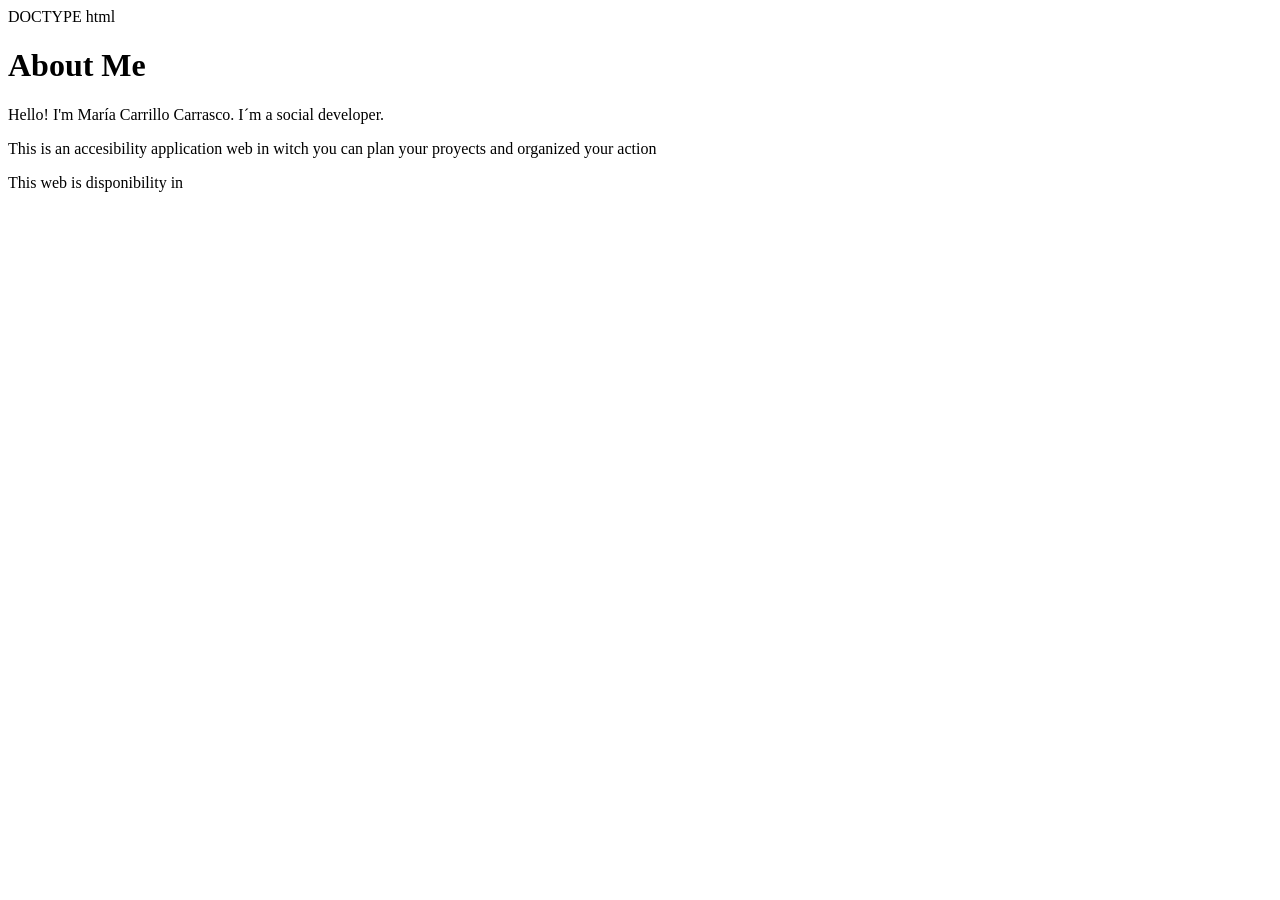
<file: about.html>
DOCTYPE html
<html lang="en">
<head>
    <meta charset="UTF-8">
    <meta name="viewport" content="width=device-width, initial-scale=1.0">
    <title>About Me</title>
</head>
<body>
    <h1>About Me</h1>
    <p>Hello! I'm María Carrillo Carrasco. I´m a social developer.</p>
    <p> This is an accesibility application web in witch you can plan your proyects and organized your action </p>
    <p> This web is disponibility in </p>
</body>
</html>
</file>
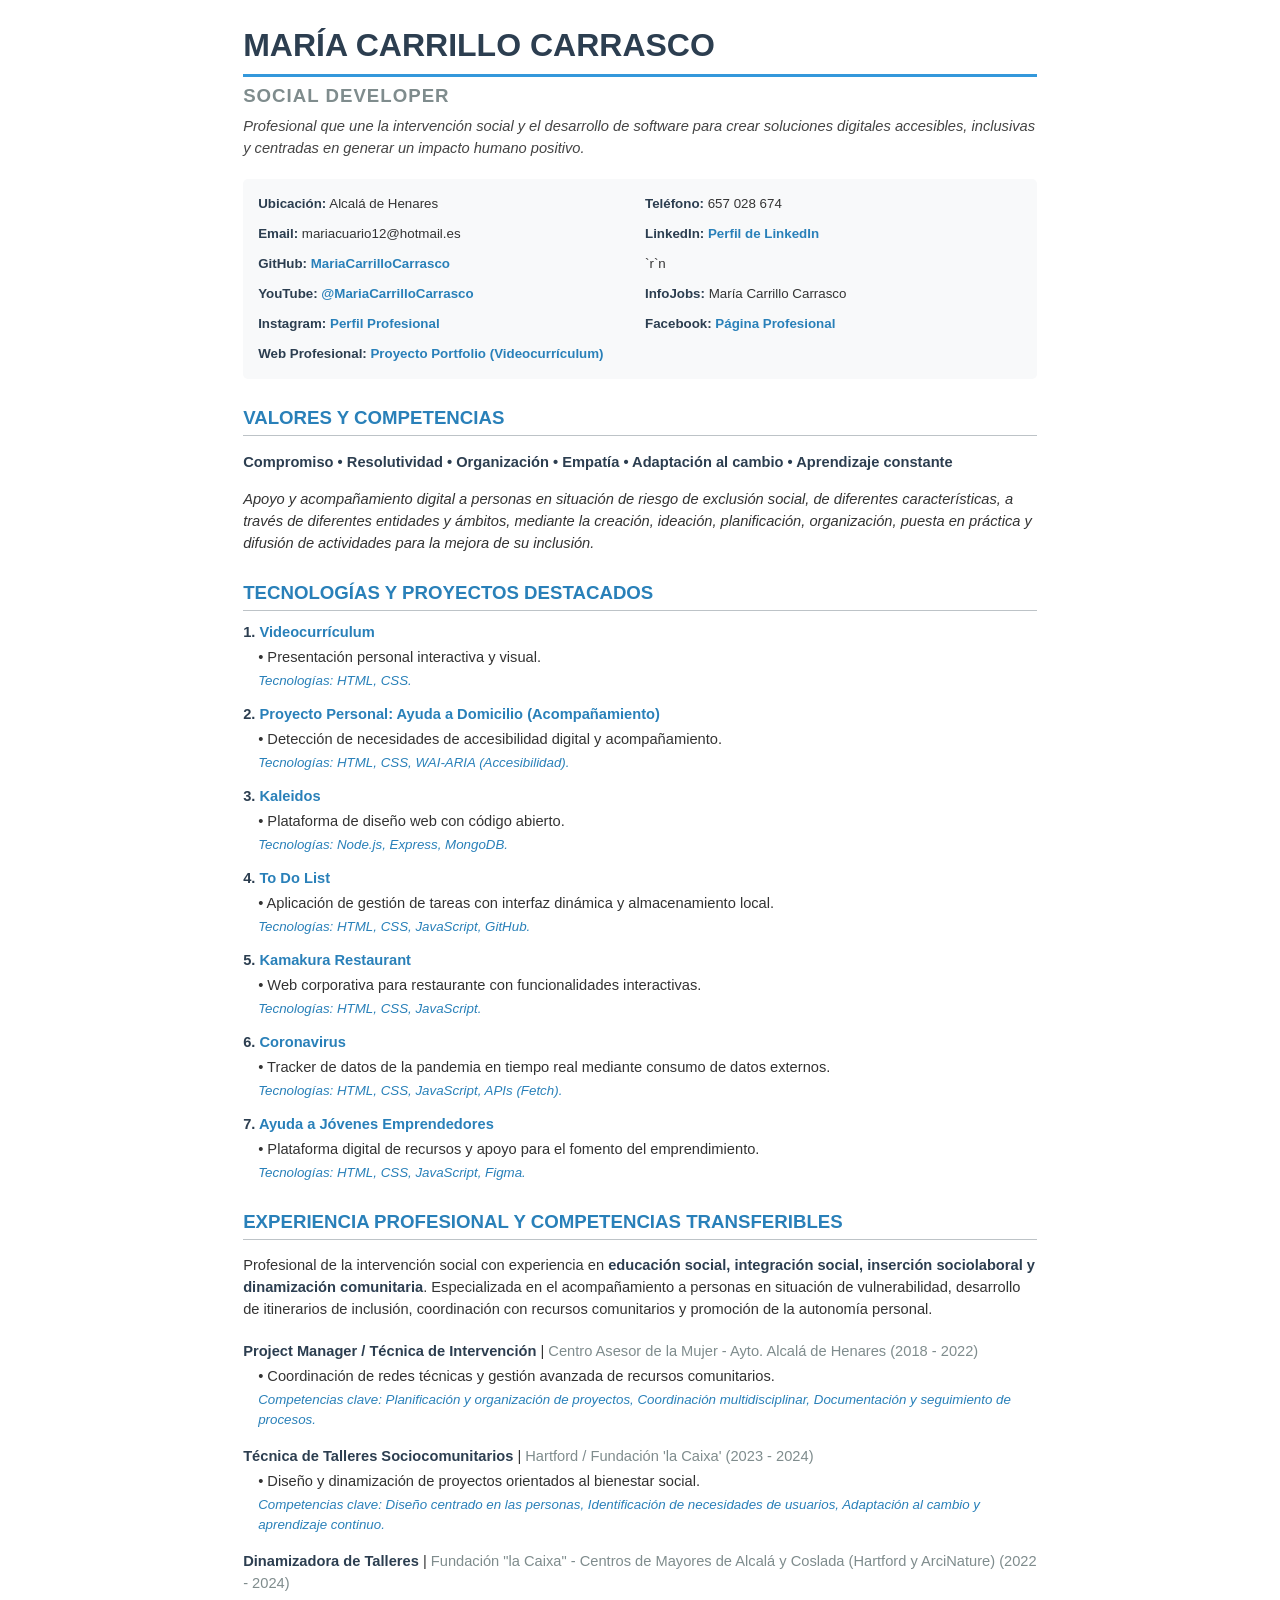
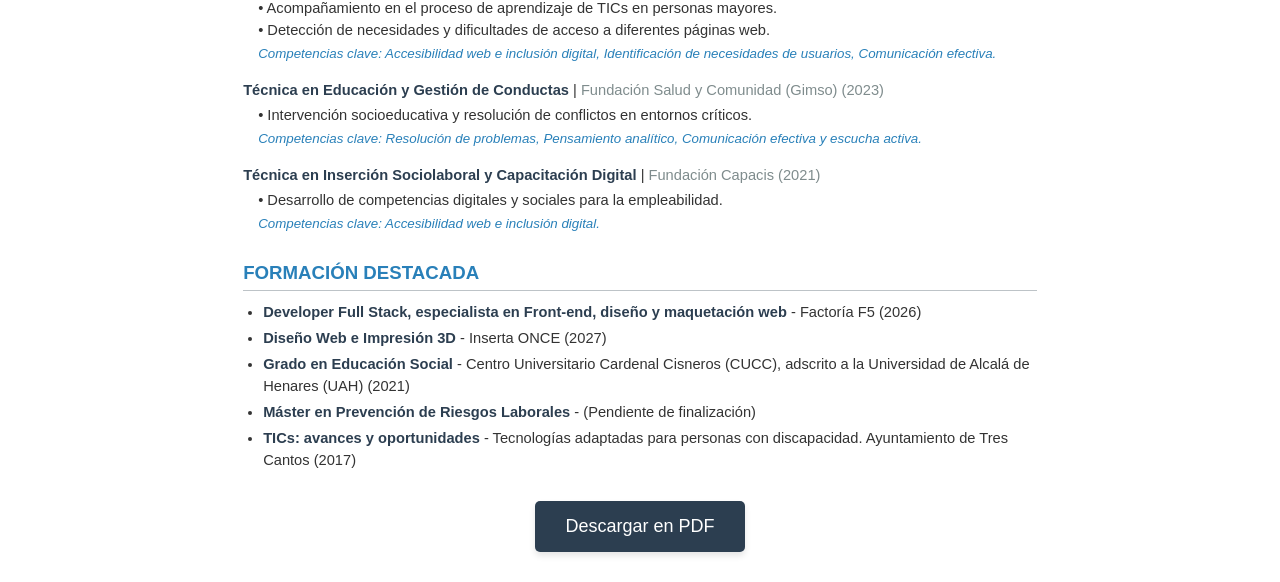
<file: Mi_Curriculum.html>
<!DOCTYPE html>
<html lang="es">
<head>
    <meta charset="UTF-8">
    <title>CV María Carrillo Carrasco</title>
    <style>
        @page { margin: 2cm; }
        body { 
            font-family: 'Segoe UI', Tahoma, Geneva, Verdana, sans-serif; 
            line-height: 1.5; 
            color: #333; 
            max-width: 21cm; 
            margin: 0 auto; 
            padding: 0;
        }
        h1 { 
            color: #2c3e50; 
            border-bottom: 3px solid #3498db; 
            padding-bottom: 5px; 
            margin-bottom: 5px;
            font-size: 24pt;
        }
        .subtitle {
            font-size: 14pt; 
            font-weight: bold; 
            color: #7f8c8d; 
            margin-top: 0;
            margin-bottom: 20px;
            text-transform: uppercase;
            letter-spacing: 1px;
        }
        h2 { 
            color: #2980b9; 
            margin-top: 25px; 
            margin-bottom: 10px;
            font-size: 14pt;
            border-bottom: 1px solid #bdc3c7;
            padding-bottom: 3px;
        }
        .contact-info { 
            margin-bottom: 20px; 
            font-size: 10pt; 
            color: #333; 
            background-color: #f8f9fa;
            padding: 15px;
            border-radius: 5px;
            display: grid;
            grid-template-columns: 1fr 1fr;
            gap: 10px;
        }
        .contact-info p { 
            margin: 0; 
        }
        .section-content { 
            margin-left: 0; 
            font-size: 11pt;
        }
        strong { 
            color: #2c3e50; 
        }
        ul { 
            margin-top: 5px; 
            padding-left: 20px;
        }
        li { 
            margin-bottom: 4px; 
        }
        a {
            color: #2980b9;
            text-decoration: none;
            font-weight: bold;
        }
        a:hover {
            text-decoration: underline;
        }
      @media print { .no-print { display: none !important; } }
</style>
</head>
<body>

    <h1>MARÍA CARRILLO CARRASCO</h1>
    <p class="subtitle">Social Developer</p>
    <p style="font-size: 11pt; color: #444; margin-top: -15px; margin-bottom: 20px; font-style: italic;">
        Profesional que une la intervención social y el desarrollo de software para crear soluciones digitales accesibles, inclusivas y centradas en generar un impacto humano positivo.
    </p>

    <div class="contact-info">
        <p><strong>Ubicación:</strong> Alcalá de Henares</p>
        <p><strong>Teléfono:</strong> 657 028 674</p>
        <p><strong>Email:</strong> mariacuario12@hotmail.es</p>
        <p><strong>LinkedIn:</strong> <a href="https://www.linkedin.com/in/maría-carrillo-carrasco-13982b254">Perfil de LinkedIn</a></p>
        <p><strong>GitHub:</strong> <a href="https://github.com/MariaCarrilloCarrasco">MariaCarrilloCarrasco</a></p>`r`n        <p><strong>YouTube:</strong> <a href="https://www.youtube.com/@MariaCarrilloCarrasco">@MariaCarrilloCarrasco</a></p>
        <p><strong>InfoJobs:</strong> María Carrillo Carrasco</p>
        <p><strong>Instagram:</strong> <a href="https://www.instagram.com/mc129772?igsh=OXM4enpoc2p4aDZ4">Perfil Profesional</a></p>
        <p><strong>Facebook:</strong> <a href="https://www.facebook.com/share/19Tt9w2NMS/">Página Profesional</a></p>
        <p><strong>Web Profesional:</strong> <a href="https://MariaCarrilloCarrasco.github.io/Portfolio-Videocurr-culum---Mar-a-Carrillo-Carrasco/">Proyecto Portfolio (Videocurrículum)</a></p>
        
    </div>

    <h2>VALORES Y COMPETENCIAS</h2>
    <div class="section-content">
        <p><strong>Compromiso • Resolutividad • Organización • Empatía • Adaptación al cambio • Aprendizaje constante</strong></p>
        <p><em>Apoyo y acompañamiento digital a personas en situación de riesgo de exclusión social, de diferentes características, a través de diferentes entidades y ámbitos, mediante la creación, ideación, planificación, organización, puesta en práctica y difusión de actividades para la mejora de su inclusión.</em></p>
    </div>

    <h2>TECNOLOGÍAS Y PROYECTOS DESTACADOS</h2>
    <div class="section-content">
        <div style="margin-bottom: 12px;">
            <p style="margin: 0;"><strong>1. <a href="https://MariaCarrilloCarrasco.github.io/Portfolio-Videocurr-culum---Mar-a-Carrillo-Carrasco/">Videocurrículum</a></strong></p>
            <p style="margin: 3px 0 3px 15px;">• Presentación personal interactiva y visual.</p>
            <p style="margin: 0 0 0 15px; font-size: 10pt; color: #2980b9;"><em>Tecnologías: HTML, CSS.</em></p>
        </div>
        <div style="margin-bottom: 12px;">
            <p style="margin: 0;"><strong>2. <a href="https://MariaCarrilloCarrasco.github.io/Proyecto-ayuda-a-domicilio/">Proyecto Personal: Ayuda a Domicilio (Acompañamiento)</a></strong></p>
            <p style="margin: 3px 0 3px 15px;">• Detección de necesidades de accesibilidad digital y acompañamiento.</p>
            <p style="margin: 0 0 0 15px; font-size: 10pt; color: #2980b9;"><em>Tecnologías: HTML, CSS, WAI-ARIA (Accesibilidad).</em></p>
        </div>
        <div style="margin-bottom: 12px;">
            <p style="margin: 0;"><strong>3. <a href="https://MariaCarrilloCarrasco.github.io/Kaleidos---Plataforma-de-dise-o-web-con-c-digo-abierto/">Kaleidos</a></strong></p>
            <p style="margin: 3px 0 3px 15px;">• Plataforma de diseño web con código abierto.</p>
            <p style="margin: 0 0 0 15px; font-size: 10pt; color: #2980b9;"><em>Tecnologías: Node.js, Express, MongoDB.</em></p>
        </div>
        <div style="margin-bottom: 12px;">
            <p style="margin: 0;"><strong>4. <a href="https://MariaCarrilloCarrasco.github.io/To-Do-List-/">To Do List</a></strong></p>
            <p style="margin: 3px 0 3px 15px;">• Aplicación de gestión de tareas con interfaz dinámica y almacenamiento local.</p>
            <p style="margin: 0 0 0 15px; font-size: 10pt; color: #2980b9;"><em>Tecnologías: HTML, CSS, JavaScript, GitHub.</em></p>
        </div>
        <div style="margin-bottom: 12px;">
            <p style="margin: 0;"><strong>5. <a href="https://MariaCarrilloCarrasco.github.io/Kamakura-Foot/">Kamakura Restaurant</a></strong></p>
            <p style="margin: 3px 0 3px 15px;">• Web corporativa para restaurante con funcionalidades interactivas.</p>
            <p style="margin: 0 0 0 15px; font-size: 10pt; color: #2980b9;"><em>Tecnologías: HTML, CSS, JavaScript.</em></p>
        </div>
        <div style="margin-bottom: 12px;">
            <p style="margin: 0;"><strong>6. <a href="https://MariaCarrilloCarrasco.github.io/Coronavirus/">Coronavirus</a></strong></p>
            <p style="margin: 3px 0 3px 15px;">• Tracker de datos de la pandemia en tiempo real mediante consumo de datos externos.</p>
            <p style="margin: 0 0 0 15px; font-size: 10pt; color: #2980b9;"><em>Tecnologías: HTML, CSS, JavaScript, APIs (Fetch).</em></p>
        </div>
        <div style="margin-bottom: 12px;">
            <p style="margin: 0;"><strong>7. <a href="https://MariaCarrilloCarrasco.github.io/Proyecto-ayuda-a-j-venes-emprendedores-IA/">Ayuda a Jóvenes Emprendedores</a></strong></p>
            <p style="margin: 3px 0 3px 15px;">• Plataforma digital de recursos y apoyo para el fomento del emprendimiento.</p>
            <p style="margin: 0 0 0 15px; font-size: 10pt; color: #2980b9;"><em>Tecnologías: HTML, CSS, JavaScript, Figma.</em></p>
        </div>
    </div>

    <h2>EXPERIENCIA PROFESIONAL Y COMPETENCIAS TRANSFERIBLES</h2>
    <div class="section-content">
        <p style="margin-bottom: 20px;">Profesional de la intervención social con experiencia en <strong>educación social, integración social, inserción sociolaboral y dinamización comunitaria</strong>. Especializada en el acompañamiento a personas en situación de vulnerabilidad, desarrollo de itinerarios de inclusión, coordinación con recursos comunitarios y promoción de la autonomía personal.</p>
        
        <div style="margin-bottom: 15px;">
            <p style="margin: 0;"><strong>Project Manager / Técnica de Intervención</strong> | <span style="color: #7f8c8d;">Centro Asesor de la Mujer - Ayto. Alcalá de Henares (2018 - 2022)</span></p>
            <p style="margin: 3px 0 3px 15px;">• Coordinación de redes técnicas y gestión avanzada de recursos comunitarios.</p>
            <p style="margin: 0 0 0 15px; font-size: 10pt; color: #2980b9;"><em>Competencias clave: Planificación y organización de proyectos, Coordinación multidisciplinar, Documentación y seguimiento de procesos.</em></p>
        </div>

        <div style="margin-bottom: 15px;">
            <p style="margin: 0;"><strong>Técnica de Talleres Sociocomunitarios</strong> | <span style="color: #7f8c8d;">Hartford / Fundación 'la Caixa' (2023 - 2024)</span></p>
            <p style="margin: 3px 0 3px 15px;">• Diseño y dinamización de proyectos orientados al bienestar social.</p>
            <p style="margin: 0 0 0 15px; font-size: 10pt; color: #2980b9;"><em>Competencias clave: Diseño centrado en las personas, Identificación de necesidades de usuarios, Adaptación al cambio y aprendizaje continuo.</em></p>
        </div>

        <div style="margin-bottom: 15px;">
            <p style="margin: 0;"><strong>Dinamizadora de Talleres</strong> | <span style="color: #7f8c8d;">Fundación "la Caixa" - Centros de Mayores de Alcalá y Coslada (Hartford y ArciNature) (2022 - 2024)</span></p>
            <p style="margin: 3px 0 3px 15px;">• Acompañamiento en el proceso de aprendizaje de TICs en personas mayores.<br>• Detección de necesidades y dificultades de acceso a diferentes páginas web.</p>
            <p style="margin: 0 0 0 15px; font-size: 10pt; color: #2980b9;"><em>Competencias clave: Accesibilidad web e inclusión digital, Identificación de necesidades de usuarios, Comunicación efectiva.</em></p>
        </div>

        <div style="margin-bottom: 15px;">
            <p style="margin: 0;"><strong>Técnica en Educación y Gestión de Conductas</strong> | <span style="color: #7f8c8d;">Fundación Salud y Comunidad (Gimso) (2023)</span></p>
            <p style="margin: 3px 0 3px 15px;">• Intervención socioeducativa y resolución de conflictos en entornos críticos.</p>
            <p style="margin: 0 0 0 15px; font-size: 10pt; color: #2980b9;"><em>Competencias clave: Resolución de problemas, Pensamiento analítico, Comunicación efectiva y escucha activa.</em></p>
        </div>

        <div style="margin-bottom: 15px;">
            <p style="margin: 0;"><strong>Técnica en Inserción Sociolaboral y Capacitación Digital</strong> | <span style="color: #7f8c8d;">Fundación Capacis (2021)</span></p>
            <p style="margin: 3px 0 3px 15px;">• Desarrollo de competencias digitales y sociales para la empleabilidad.</p>
            <p style="margin: 0 0 0 15px; font-size: 10pt; color: #2980b9;"><em>Competencias clave: Accesibilidad web e inclusión digital.</em></p>
        </div>
    </div>

    <h2>FORMACIÓN DESTACADA</h2>
    <div class="section-content">
        <ul>
            <li><strong>Developer Full Stack, especialista en Front-end, diseño y maquetación web</strong> - Factoría F5 (2026)</li>
            <li><strong>Diseño Web e Impresión 3D</strong> - Inserta ONCE (2027)</li>
            <li><strong>Grado en Educación Social</strong> - Centro Universitario Cardenal Cisneros (CUCC), adscrito a la Universidad de Alcalá de Henares (UAH) (2021)</li>
            <li><strong>Máster en Prevención de Riesgos Laborales</strong> - (Pendiente de finalización)</li>
            <li><strong>TICs: avances y oportunidades</strong> - Tecnologías adaptadas para personas con discapacidad. Ayuntamiento de Tres Cantos (2017)</li>
        </ul>
    </div>

<div style="text-align: center; margin: 30px;" class="no-print"><button onclick="window.print()" style="padding: 15px 30px; font-size: 18px; cursor: pointer; background: #2c3e50; color: white; border: none; border-radius: 5px; box-shadow: 0 4px 6px rgba(0,0,0,0.1);">Descargar en PDF</button></div></body>
</html>
</file>
<file: css/style.css>
:root {
  --bg-color: #0a051b;
  --text-color: #f1f5f9;
  --card-bg: #130c2c;
  --card-border: rgba(255, 255, 255, 0.08);
  --card-shadow: 0 10px 24px rgba(0, 0, 0, 0.20);
  --link-color: #3b82f6;
}

html {
  font-size: var(--root-font-size, 16px);
}

body {
  font-family: 'Outfit', sans-serif;
  margin: 0;
  padding: 0;
  min-height: 100vh;
  background: var(--bg-color);
  color: var(--text-color);
}

nav {
  display: flex;
  align-items: center;
  justify-content: space-between;
  flex-wrap: wrap;
  gap: 1.75rem;
  padding: 1.5rem 2rem;
  background: var(--card-bg);
  border-bottom: 1px solid var(--card-border);
  box-shadow: var(--card-shadow);
}

.nav-brand {
  display: flex;
  align-items: center;
  gap: 0.75rem;
}

.logo {
  width: 48px;
  height: 48px;
  object-fit: cover;
  border-radius: 50%;
  background: #f59e0b;
  padding: 6px;
  animation: logo-spin 8s linear infinite;
}

@keyframes logo-spin {
  from { transform: rotate(0deg); }
  to   { transform: rotate(360deg); }
}

.brand-name {
  font-weight: 700;
  font-size: 1.1rem;
  color: var(--text-color);
}

.nav-actions {
  display: flex;
  gap: 0.85rem;
  flex-wrap: wrap;
  align-items: center;
}

.nav-btn {
  display: inline-block;
  text-decoration: none;
  font-weight: 600;
  font-size: 0.95rem;
  padding: 0.7rem 1.25rem;
  border-radius: 999px;
  border: none;
  cursor: pointer;
  color: #ffffff;
  transition: all 0.25s cubic-bezier(0.4, 0, 0.2, 1);
  box-shadow: 0 4px 6px -1px rgba(0, 0, 0, 0.05), 0 2px 4px -1px rgba(0, 0, 0, 0.03);
}

/* Hover and active states for a premium, tactile feeling */
.nav-btn:hover,
.nav-btn:focus {
  transform: translateY(-2px);
  color: #ffffff;
  box-shadow: 0 8px 16px -4px rgba(0, 0, 0, 0.12), 0 4px 8px -2px rgba(0, 0, 0, 0.06);
  text-decoration: none;
  outline: none;
}

.nav-btn:active {
  transform: translateY(0);
}

.nav-btn:focus-visible {
  outline: 3px solid rgba(59, 130, 246, 0.5);
  outline-offset: 2px;
}

.nav-btn-font-size {
  background: #2f323d;
  color: #ffffff;
  box-shadow: 0 6px 14px -4px rgba(0, 0, 0, 0.35);
}

.nav-btn-font-size:hover,
.nav-btn-font-size:focus {
  background: #1e212a;
  transform: translateY(-1px);
}

.nav-btn-font-size:active {
  background: #11131a;
  transform: translateY(0);
}

/* Specific button color palettes using vibrant modern gradients */
.nav-btn-inicio {
  background: linear-gradient(135deg, #3b82f6, #1d4ed8);
}
.nav-btn-inicio:hover {
  background: linear-gradient(135deg, #60a5fa, #2563eb);
}

.nav-btn-about {
  background: linear-gradient(135deg, #8b5cf6, #6d28d9);
}
.nav-btn-about:hover {
  background: linear-gradient(135deg, #a78bfa, #7c3aed);
}

.nav-btn-tablero {
  background: linear-gradient(135deg, #6366f1, #4f46e5);
}
.nav-btn-tablero:hover {
  background: linear-gradient(135deg, #818cf8, #4f46e5);
}

.nav-btn-stats {
  background: linear-gradient(135deg, #f59e0b, #d97706);
}
.nav-btn-stats:hover {
  background: linear-gradient(135deg, #fbbf24, #b45309);
}

.nav-btn-share {
  background: linear-gradient(135deg, #ec4899, #be185d);
}
.nav-btn-share:hover {
  background: linear-gradient(135deg, #f472b6, #db2777);
}

.nav-btn-download {
  background: linear-gradient(135deg, #1e293b, #0f172a);
}
.nav-btn-download:hover {
  background: linear-gradient(135deg, #334155, #1e293b);
}


main {
  max-width: 1180px;
  margin: 0 auto;
  padding: 2rem 1.25rem;
}

.board-intro {
  margin-bottom: 1.5rem;
  padding: 1.5rem;
  background: var(--card-bg);
  border-radius: 18px;
  border: 1px solid var(--card-border);
  box-shadow: var(--card-shadow);
}

.intro-instructions {
  margin-top: 1.25rem;
  display: grid;
  grid-template-columns: repeat(auto-fit, minmax(190px, 1fr));
  gap: 1rem;
}

.intro-step {
  background: rgba(120, 120, 120, 0.05);
  padding: 1rem;
  border-radius: 12px;
  border: 1px solid rgba(120, 120, 120, 0.12);
  transition: transform 0.2s ease, box-shadow 0.2s ease;
}

.intro-step:hover {
  transform: translateY(-2px);
  box-shadow: 0 6px 12px rgba(15, 23, 42, 0.04);
}

.intro-step h3 {
  margin: 0 0 0.35rem 0;
  font-size: 0.95rem;
  font-weight: 700;
  display: flex;
  align-items: center;
  gap: 6px;
}

.intro-step p {
  margin: 0;
  font-size: 0.8rem;
  opacity: 0.8;
  line-height: 1.4;
}

.columns {
  display: grid;
  grid-template-columns: repeat(auto-fit, minmax(240px, 1fr));
  gap: 1rem;
  margin-bottom: 1.5rem;
}

.column {
  background: var(--card-bg);
  border-radius: 18px;
  padding: 1.25rem;
  border: 1px solid var(--card-border);
  box-shadow: var(--card-shadow);
}

.column h2 {
  margin-top: 0;
  font-size: 1.15rem;
  color: #00f59b !important;
  display: flex;
  justify-content: space-between;
  align-items: center;
  width: 100%;
}

.column-add-btn {
  width: 26px;
  height: 26px;
  border-radius: 50%;
  border: 1.5px solid #00f59b;
  background: transparent;
  color: #00f59b;
  font-size: 1.1rem;
  font-weight: 700;
  display: flex;
  align-items: center;
  justify-content: center;
  cursor: pointer;
  transition: all 0.2s ease;
  padding: 0;
  margin: 0;
  line-height: 1;
}

.column-add-btn:hover {
  background: rgba(0, 245, 155, 0.1);
  transform: scale(1.08);
}

.column ul {
  list-style: none;
  margin: 1rem 0 0;
  padding: 0;
}

.column li {
  padding: 0.7rem 0;
  border-bottom: 1px solid var(--card-border);
}

.column li:last-child {
  border-bottom: none;
}

.ambitos {
  background: var(--card-bg);
  border-radius: 18px;
  padding: 1.5rem;
  border: 1px solid var(--card-border);
  box-shadow: var(--card-shadow);
}

.ambitos h2 {
  margin-top: 0;
  font-size: 1.25rem;
}

.ambitos buttons,
.ambitos-details {
  margin-top: 1rem;
}

.ambitos-buttons {
  display: flex;
  flex-wrap: wrap;
  gap: 0.75rem;
  margin: 1rem 0 0;
}

.ambitos-buttons button {
  border: none;
  padding: 0.7rem 1.25rem;
  border-radius: 999px;
  cursor: pointer;
  font-weight: 600;
  color: #ffffff !important;
  opacity: 0.8;
  transition: all 0.25s cubic-bezier(0.4, 0, 0.2, 1);
  box-shadow: 0 4px 6px -1px rgba(0, 0, 0, 0.05), 0 2px 4px -1px rgba(0, 0, 0, 0.03);
}

.ambitos-buttons button:hover,
.ambitos-buttons button.active {
  opacity: 1;
  transform: translateY(-2px);
  box-shadow: 0 8px 16px -4px rgba(0, 0, 0, 0.15), 0 4px 8px -2px rgba(0, 0, 0, 0.08);
}

.ambitos-buttons button:active {
  transform: translateY(0);
}

.ambitos-buttons button[data-ambito="familia"] {
  background: linear-gradient(135deg, #ec4899, #db2777); /* Rose/Pink */
}

.ambitos-buttons button[data-ambito="personal"] {
  background: linear-gradient(135deg, #6366f1, #4f46e5); /* Indigo */
}

.ambitos-buttons button[data-ambito="social"] {
  background: linear-gradient(135deg, #3b82f6, #1d4ed8); /* Blue */
}

.ambitos-buttons button[data-ambito="laboral"] {
  background: linear-gradient(135deg, #f59e0b, #d97706); /* Amber/Orange */
}

.ambitos-buttons button[data-ambito="ocio"] {
  background: linear-gradient(135deg, #8b5cf6, #7c3aed); /* Purple/Violet */
}

.ambitos-buttons button[data-ambito="salud"] {
  background: linear-gradient(135deg, #10b981, #059669); /* Emerald Green */
}

.ambitos-buttons button[data-ambito="hogar"] {
  background: linear-gradient(135deg, #06b6d4, #0891b2); /* Cyan */
}

.ambitos-buttons button[data-ambito="finanzas"] {
  background: linear-gradient(135deg, #14b8a6, #0d9488); /* Teal */
}

.ambitos-buttons button[data-ambito="otro"] {
  background: linear-gradient(135deg, #facc15, #ca8a04); /* Yellow */
}

.ambitos-buttons button[data-ambito="todos"] {
  background: linear-gradient(135deg, #64748b, #475569); /* Slate */
}


.ambitos details {
  margin-top: 1rem;
  border: 1px solid var(--card-border);
  border-radius: 14px;
  padding: 0.75rem 1rem;
  background: rgba(255, 255, 255, 0.03);
}

.ambitos summary {
  cursor: pointer;
  font-weight: 700;
  color: inherit;
  outline: none;
}

.ambitos details[open] {
  background: var(--card-bg);
}

.ambitos ul {
  margin: 0.75rem 0 0;
  padding-left: 1.2rem;
}

.ambitos li {
  margin-bottom: 0.5rem;
}

.detalles {
  background: var(--card-bg);
  border: 1px solid var(--card-border);
  border-radius: 12px;
  padding: 1.5rem;
  box-shadow: var(--card-shadow);
  margin-top: 1.5rem;
}

.detalles h2 {
  margin-top: 0;
  font-size: 1.25rem;
  color: #f59e0b;
}

.detalles details {
  margin-top: 1rem;
  border: 1px solid var(--card-border);
  border-radius: 12px;
  padding: 0.75rem 1rem;
  background: rgba(255, 255, 255, 0.03);
}

.detalles ul {
  margin: 0.75rem 0 0;
  padding-left: 1.2rem;
}

.detalles li {
  margin-bottom: 0.5rem;
}

/* --- Task Card and Interactive Board Styling --- */

/* Reset default list padding and layout */
.column ul.task-list {
  list-style: none;
  margin: 1rem 0 0;
  padding: 0;
  min-height: 100px; /* Ensures drop area is always accessible even if column is empty */
  display: flex;
  flex-direction: column;
  gap: 0.75rem;
  transition: background-color 0.2s ease, border 0.2s ease;
  border-radius: 12px;
  padding: 4px;
}

.column ul.task-list.drag-over {
  background: rgba(99, 102, 241, 0.05);
  outline: 2px dashed rgba(99, 102, 241, 0.4);
  outline-offset: 2px;
}

/* Base Card Style */
.task-card {
  background: var(--card-bg, #170e30) !important;
  border: 1px solid var(--card-border, rgba(255, 255, 255, 0.08)) !important;
  border-bottom: 1px solid var(--card-border, rgba(255, 255, 255, 0.08)) !important;
  border-radius: 14px;
  padding: 1.1rem 1.25rem !important;
  cursor: grab;
  transition: transform 0.2s cubic-bezier(0.4, 0, 0.2, 1), 
              box-shadow 0.2s cubic-bezier(0.4, 0, 0.2, 1), 
              border-color 0.2s ease,
              background-color 0.2s ease;
  display: flex;
  flex-direction: column;
  align-items: flex-start;
  gap: 0.5rem;
  box-shadow: 0 10px 20px rgba(0, 0, 0, 0.25);
  position: relative;
}

.task-card:hover {
  transform: translateY(-2px);
  box-shadow: 0 12px 25px rgba(0, 245, 155, 0.15);
  border-color: rgba(0, 245, 155, 0.4) !important;
}

.task-card:active {
  cursor: grabbing;
}

.task-card.dragging {
  opacity: 0.4;
  transform: scale(0.98);
  box-shadow: none;
  border: 2px dashed rgba(99, 102, 241, 0.5) !important;
}

/* Card Content */
.task-content {
  flex-grow: 1;
  word-break: break-word;
  font-weight: 500;
  font-size: 0.95rem;
  color: inherit;
}

.task-text {
  cursor: text;
}

/* Card Actions */
.task-actions {
  display: flex;
  align-items: center;
  gap: 0.35rem;
}

/* Task Buttons style */
.task-btn {
  background: transparent;
  border: none;
  cursor: pointer;
  padding: 0.35rem;
  border-radius: 6px;
  display: flex;
  align-items: center;
  justify-content: center;
  transition: all 0.2s ease;
  font-size: 0.95rem;
}

.task-btn:hover {
  background: rgba(0, 0, 0, 0.05);
  transform: scale(1.1);
}

.task-btn:active {
  transform: scale(0.9);
}

/* Dropdown column select style */
.task-move-select {
  background: rgba(0, 0, 0, 0.04);
  border: 1px solid rgba(0, 0, 0, 0.08);
  border-radius: 8px;
  padding: 4px 8px;
  font-size: 0.75rem;
  font-weight: 600;
  color: inherit;
  cursor: pointer;
  outline: none;
  transition: all 0.2s ease;
  margin-right: 0.25rem;
}

.task-move-select:hover {
  background: rgba(0, 0, 0, 0.08);
  border-color: rgba(99, 102, 241, 0.3);
}

/* Dark theme specific adjustments if theme panel color active */
.dark-theme-panel .task-card {
  background: rgba(30, 41, 59, 0.7);
  border-color: rgba(255, 255, 255, 0.08) !important;
  color: #f1f5f9;
}

.dark-theme-panel .task-btn:hover {
  background: rgba(255, 255, 255, 0.08);
}

.dark-theme-panel .task-move-select {
  background: rgba(255, 255, 255, 0.05);
  border-color: rgba(255, 255, 255, 0.1);
}

/* Add Task Form Styling */
.add-task-container {
  margin-top: 1rem;
}

.add-task-btn {
  display: none !important;
}

.add-task-form, .task-edit-form {
  background: rgba(255, 255, 255, 0.5);
  border: 1px solid rgba(0, 0, 0, 0.08);
  border-radius: 12px;
  padding: 0.75rem;
  display: flex;
  flex-direction: column;
  gap: 0.5rem;
  box-shadow: inset 0 2px 4px rgba(0, 0, 0, 0.02);
}

.dark-theme-panel .add-task-form, 
.dark-theme-panel .task-edit-form {
  background: rgba(15, 23, 42, 0.4);
  border-color: rgba(255, 255, 255, 0.08);
}

.add-task-input, .edit-task-input {
  width: 100%;
  box-sizing: border-box;
  background: #ffffff;
  border: 1px solid rgba(0, 0, 0, 0.12);
  border-radius: 8px;
  padding: 0.5rem 0.75rem;
  font-size: 0.9rem;
  color: #1e293b;
  outline: none;
  transition: border-color 0.2s ease, box-shadow 0.2s ease;
}

.dark-theme-panel .add-task-input, 
.dark-theme-panel .edit-task-input {
  background: #1e293b;
  border-color: rgba(255, 255, 255, 0.15);
  color: #f8fafc;
}

.add-task-input:focus, .edit-task-input:focus {
  border-color: #6366f1;
  box-shadow: 0 0 0 3px rgba(99, 102, 241, 0.15);
}

.add-actions, .edit-actions {
  display: flex;
  justify-content: flex-end;
  gap: 0.35rem;
}

.save-add-btn {
  background: linear-gradient(135deg, #6366f1, #4f46e5);
  color: #ffffff !important;
  border: none;
  border-radius: 8px;
  padding: 0.4rem 0.85rem;
  font-weight: 600;
  font-size: 0.85rem;
  cursor: pointer;
  box-shadow: 0 4px 6px rgba(99, 102, 241, 0.15);
}

.save-add-btn:hover {
  background: linear-gradient(135deg, #4f46e5, #4338ca);
  transform: translateY(-1px);
}

.cancel-add-btn {
  background: transparent;
  border: 1px solid rgba(0, 0, 0, 0.1);
  color: inherit;
  border-radius: 8px;
  padding: 0.4rem 0.85rem;
  font-weight: 600;
  font-size: 0.85rem;
  cursor: pointer;
}

.cancel-add-btn:hover {
  background: rgba(0, 0, 0, 0.05);
}

.dark-theme-panel .cancel-add-btn {
  border-color: rgba(255, 255, 255, 0.15);
}

.dark-theme-panel .cancel-add-btn:hover {
  background: rgba(255, 255, 255, 0.05);
}

.task-edit-form {
  width: 100%;
  border: none;
  background: transparent;
  padding: 0;
  gap: 0.5rem;
}

.task-edit-form .edit-actions {
  margin-top: 0.25rem;
}

/* Completed task styling */
.task-card.completed .task-text {
  text-decoration: none;
  opacity: 1;
}

.task-card.completed {
  background: #170e30 !important;
  border-color: rgba(16, 185, 129, 0.35) !important;
}

/* Metadata badges and tags styling */
.task-tags {
  display: flex;
  flex-wrap: wrap;
  gap: 0.35rem;
  margin-top: 0.45rem;
}

.tag {
  font-size: 0.72rem;
  font-weight: 600;
  padding: 3px 8px;
  border-radius: 6px;
  display: inline-flex;
  align-items: center;
  gap: 3px;
  background: rgba(0, 0, 0, 0.04);
  color: #334155;
  border: 1px solid rgba(0, 0, 0, 0.04);
  line-height: 1;
}

.dark-theme-panel .tag {
  color: #cbd5e1;
  background: rgba(255, 255, 255, 0.05);
  border-color: rgba(255, 255, 255, 0.05);
}

/* Badges for Ambitos using the exact gradients */
.tag-ambito-familia {
  background: linear-gradient(135deg, #ec4899, #db2777) !important;
  color: #ffffff !important;
  border: none !important;
}
.tag-ambito-personal {
  background: linear-gradient(135deg, #6366f1, #4f46e5) !important;
  color: #ffffff !important;
  border: none !important;
}
.tag-ambito-social {
  background: linear-gradient(135deg, #3b82f6, #1d4ed8) !important;
  color: #ffffff !important;
  border: none !important;
}
.tag-ambito-laboral {
  background: linear-gradient(135deg, #f59e0b, #d97706) !important;
  color: #ffffff !important;
  border: none !important;
}
.tag-ambito-ocio {
  background: linear-gradient(135deg, #8b5cf6, #7c3aed) !important;
  color: #ffffff !important;
  border: none !important;
}
.tag-ambito-salud {
  background: linear-gradient(135deg, #10b981, #059669) !important;
  color: #ffffff !important;
  border: none !important;
}
.tag-ambito-hogar {
  background: linear-gradient(135deg, #06b6d4, #0891b2) !important;
  color: #ffffff !important;
  border: none !important;
}
.tag-ambito-finanzas {
  background: linear-gradient(135deg, #14b8a6, #0d9488) !important;
  color: #ffffff !important;
  border: none !important;
}

/* Other categories styling */
.tag-urgencia-alta {
  background: rgba(239, 68, 68, 0.1) !important;
  color: #ef4444 !important;
  border-color: rgba(239, 68, 68, 0.2) !important;
}
.tag-urgencia-media {
  background: rgba(245, 158, 11, 0.1) !important;
  color: #d97706 !important;
  border-color: rgba(245, 158, 11, 0.2) !important;
}
.tag-urgencia-baja {
  background: rgba(16, 185, 129, 0.1) !important;
  color: #10b981 !important;
  border-color: rgba(16, 185, 129, 0.2) !important;
}

.tag-importancia-muy {
  background: rgba(249, 115, 22, 0.1) !important;
  color: #f97316 !important;
  border-color: rgba(249, 115, 22, 0.2) !important;
}
.tag-importancia-importante {
  background: rgba(99, 102, 241, 0.1) !important;
  color: #6366f1 !important;
  border-color: rgba(99, 102, 241, 0.2) !important;
}
.tag-importancia-menos {
  background: rgba(100, 116, 139, 0.1) !important;
  color: #64748b !important;
  border-color: rgba(100, 116, 139, 0.2) !important;
}

.tag-dificultad-alta {
  background: rgba(139, 92, 246, 0.1) !important;
  color: #8b5cf6 !important;
  border-color: rgba(139, 92, 246, 0.2) !important;
}
.tag-dificultad-media {
  background: rgba(6, 182, 212, 0.1) !important;
  color: #06b6d4 !important;
  border-color: rgba(6, 182, 212, 0.2) !important;
}
.tag-dificultad-baja {
  background: rgba(20, 184, 166, 0.1) !important;
  color: #14b8a6 !important;
  border-color: rgba(20, 184, 166, 0.2) !important;
}

.tag-tiempo-poco, .tag-tiempo-medio, .tag-tiempo-largo {
  background: rgba(148, 163, 184, 0.15) !important;
  border-color: rgba(148, 163, 184, 0.2) !important;
  color: inherit !important;
}

/* Edit and add selectors grid layout */
.edit-selectors-grid {
  display: grid;
  grid-template-columns: repeat(auto-fit, minmax(130px, 1fr));
  gap: 0.5rem;
  margin: 0.5rem 0;
  padding: 0.5rem;
  background: rgba(0, 0, 0, 0.02);
  border-radius: 8px;
  border: 1px dashed rgba(0, 0, 0, 0.08);
}

.dark-theme-panel .edit-selectors-grid {
  background: rgba(255, 255, 255, 0.02);
  border-color: rgba(255, 255, 255, 0.08);
}

.selector-item {
  display: flex;
  flex-direction: column;
  gap: 0.25rem;
}

.selector-item label {
  font-size: 0.72rem;
  font-weight: 600;
  color: inherit;
  opacity: 0.8;
}

.selector-item select {
  background: #ffffff;
  border: 1px solid rgba(0, 0, 0, 0.12);
  border-radius: 6px;
  padding: 3px 6px;
  font-size: 0.8rem;
  color: #1e293b;
  outline: none;
  cursor: pointer;
  width: 100%;
}

.dark-theme-panel .selector-item select {
  background: #1e293b;
  border-color: rgba(255, 255, 255, 0.15);
  color: #f8fafc;
}

/* Dynamic Criteria Breakdown sections */
.criteria-breakdown {
  display: grid;
  grid-template-columns: repeat(auto-fit, minmax(200px, 1fr));
  gap: 1rem;
  padding-top: 0.5rem;
}

.criteria-group h4 {
  margin: 0 0 0.5rem;
  font-size: 0.95rem;
  font-weight: 700;
  color: inherit;
  border-bottom: 1px dashed rgba(0, 0, 0, 0.08);
  padding-bottom: 4px;
}

.dark-theme-panel .criteria-group h4 {
  border-color: rgba(255, 255, 255, 0.08);
}

.criteria-task-list {
  list-style: disc;
  padding-left: 1.1rem !important;
  margin: 0;
}

.criteria-task-list li {
  font-size: 0.88rem;
  margin-bottom: 0.35rem;
  padding: 0 !important;
  border: none !important;
  color: inherit;
}

.ambitos-details details {
  margin-bottom: 0.5rem;
}

/* Inherit card typography on actions */
.task-card button.task-btn {
  color: inherit !important;
}

.task-card select.task-move-select {
  color: inherit !important;
  background: rgba(0, 0, 0, 0.05);
  border-color: rgba(0, 0, 0, 0.12);
}

.dark-theme-panel .task-card select.task-move-select {
  background: rgba(255, 255, 255, 0.08);
  border-color: rgba(255, 255, 255, 0.15);
}

.hidden {
  display: none !important;
}

.task-description {
  margin-top: 4px;
}

.task-schedule-info {
  margin-top: 4px;
}

.lang-selector-nav button:hover {
  background: rgba(37, 99, 235, 0.15) !important;
}

.lang-selector-nav button:active {
  transform: scale(0.95);
}

/* Split Layout & Code Inspector Sidebar - REMOVED */


/* Help Button & Curved Figma Guide Arrow */
.help-toggle-btn {
  box-shadow: 0 4px 10px rgba(0, 0, 0, 0.2);
}

.help-toggle-btn:hover {
  transform: scale(1.08) rotate(5deg);
  background: rgba(120, 120, 120, 0.25) !important;
  box-shadow: 0 6px 15px rgba(0, 245, 155, 0.2);
}

.help-toggle-btn:active {
  transform: scale(0.95);
}

/* Figma Pointing Arrow Styles & Keyframe pulse */
@keyframes arrowPulse {
  0% {
    transform: rotate(-5deg) translateY(0);
  }
  50% {
    transform: rotate(-5deg) translateY(4px);
    filter: drop-shadow(0 0 4px rgba(0, 245, 155, 0.5));
  }
  100% {
    transform: rotate(-5deg) translateY(0);
  }
}

.figma-pointing-arrow {
  animation: arrowPulse 2s infinite ease-in-out;
}

/* Smooth toggle visibility for board instructions */
.board-intro {
  max-height: 500px;
  opacity: 1;
  overflow: hidden;
  transition: max-height 0.35s cubic-bezier(0.4, 0, 0.2, 1), 
              opacity 0.3s ease-in-out, 
              padding 0.35s ease-in-out, 
              margin 0.35s ease-in-out,
              border 0.2s ease-in-out;
}

.board-intro.collapsed {
  max-height: 0;
  opacity: 0;
  padding-top: 0 !important;
  padding-bottom: 0 !important;
  margin-top: 0 !important;
  margin-bottom: 0 !important;
  border-color: transparent !important;
}

/* Deleted task card styling (Figma concept) */
.task-card.deleted-card {
  opacity: 0.55;
  border: 1.5px dashed rgba(239, 68, 68, 0.4) !important;
  background: rgba(30, 10, 20, 0.4) !important;
}

.task-card.deleted-card:hover {
  opacity: 0.95;
  box-shadow: 0 12px 25px rgba(239, 68, 68, 0.15);
  border-color: rgba(239, 68, 68, 0.7) !important;
}

/* Recover button styling */
.task-card .recover-btn:hover {
  transform: scale(1.15);
}

/* Rich Tooltips (Hover descriptive cards with arrows) */
.rich-tooltip-content {
  visibility: hidden;
  width: 250px;
  background: rgba(19, 12, 44, 0.96) !important;
  backdrop-filter: blur(12px);
  -webkit-backdrop-filter: blur(12px);
  color: #f1f5f9 !important;
  text-align: left;
  border-radius: 12px;
  padding: 10px 14px;
  border: 1.5px solid rgba(0, 245, 155, 0.45) !important;
  box-shadow: 0 10px 30px rgba(0, 0, 0, 0.6);
  font-size: 0.76rem !important;
  font-weight: 500 !important;
  text-transform: none !important;
  line-height: 1.45;
  
  /* Positioning relative to parent button */
  position: absolute;
  z-index: 1000;
  bottom: 130%; /* Position above */
  right: 50%;
  transform: translateX(50%) translateY(8px);
  
  /* Transitions */
  opacity: 0;
  transition: opacity 0.22s cubic-bezier(0.4, 0, 0.2, 1), 
              transform 0.22s cubic-bezier(0.4, 0, 0.2, 1),
              visibility 0.22s;
  pointer-events: none;
}

/* Tooltip Arrow (Flecha) */
.rich-tooltip-content::after {
  content: "";
  position: absolute;
  top: 100%; /* Bottom of tooltip */
  left: 50%;
  margin-left: -7px;
  border-width: 7px;
  border-style: solid;
  border-color: rgba(19, 12, 44, 0.96) transparent transparent transparent;
}

/* Tooltip Arrow Outer Border highlight */
.rich-tooltip-content::before {
  content: "";
  position: absolute;
  top: 100%;
  left: 50%;
  margin-left: -8.5px;
  border-width: 8.5px;
  border-style: solid;
  border-color: rgba(0, 245, 155, 0.45) transparent transparent transparent;
  z-index: -1;
}

/* Show Tooltip on Hover */
.task-card .edit-btn:hover .rich-tooltip-content,
.task-card .recover-btn:hover .rich-tooltip-content,
.column h2 .column-add-btn:hover .rich-tooltip-content {
  visibility: visible;
  opacity: 1;
  transform: translateX(50%) translateY(0);
}

/* Specific adjustments for add button tooltip */
.column h2 .column-add-btn .add-tooltip-content {
  width: 260px;
  bottom: 140%;
  font-family: 'Outfit', sans-serif;
}

/* ==========================================================================
   Print Styles for Board Download
   ========================================================================== */
@media print {
  /* Hide interactive elements, buttons, and navigation */
  nav,
  .theme-trigger-btn,
  .theme-panel,
  .column-add-btn,
  .task-actions,
  .help-toggle-btn,
  .board-status-footer,
  .board-intro,
  .detalles,
  #toggle-instructions-btn {
    display: none !important;
  }

  /* Reset layout for document printing */
  body {
    background: #ffffff !important;
    color: #000000 !important;
    padding: 0 !important;
    margin: 0 !important;
    font-family: sans-serif !important;
  }

  main {
    max-width: 100% !important;
    margin: 0 !important;
    padding: 1rem !important;
  }

  .main-board-title {
    color: #000000 !important;
    font-size: 1.5rem !important;
    margin-bottom: 1rem !important;
  }

  /* Grid layout to Flex row for print layout columns */
  .columns {
    display: flex !important;
    flex-direction: row !important;
    gap: 1rem !important;
    width: 100% !important;
  }

  .column {
    flex: 1 !important;
    background: #ffffff !important;
    color: #000000 !important;
    border: 1px solid #cbd5e1 !important;
    border-radius: 12px !important;
    box-shadow: none !important;
    padding: 1rem !important;
    page-break-inside: avoid;
  }

  .column h2 {
    color: #000000 !important;
    font-size: 1.1rem !important;
    border-bottom: 2px solid #334155 !important;
    padding-bottom: 6px !important;
  }

  .column li {
    border-bottom: 1px solid #e2e8f0 !important;
  }

  /* Card element style adjustment */
  .task-card {
    background: #f8fafc !important;
    color: #1e293b !important;
    border: 1px solid #cbd5e1 !important;
    box-shadow: none !important;
    padding: 0.75rem 1rem !important;
    page-break-inside: avoid !important;
  }

  .task-card-title {
    color: #0f172a !important;
    font-weight: 700 !important;
  }
}

/* Clean end of stylesheet */






/* ==========================================================================
   Theme Customizer, Logo Viewer & Ambitos Colors
   ========================================================================== */

/* Theme Injected Variables Fallbacks */
:root {
  --bg-color: #f2f6fb;
  --text-color: #1f2937;
  --card-bg: #ffffff;
  --card-border: #e5e7eb;
  --card-shadow: 0 10px 24px rgba(15, 23, 42, 0.05);
  --link-color: #2563eb;
}

/* Floating Customizer Trigger Button */
.theme-trigger-btn {
  position: fixed;
  bottom: 24px;
  right: 24px;
  width: 56px;
  height: 56px;
  border-radius: 50%;
  background: linear-gradient(135deg, #6366f1, #06b6d4);
  color: #ffffff;
  border: none;
  box-shadow: 0 10px 25px rgba(99, 102, 241, 0.4);
  cursor: pointer;
  display: flex;
  align-items: center;
  justify-content: center;
  font-size: 24px;
  z-index: 9999;
  transition: all 0.3s cubic-bezier(0.4, 0, 0.2, 1);
}

.theme-trigger-btn:hover {
  transform: scale(1.1) rotate(15deg);
  box-shadow: 0 15px 30px rgba(99, 102, 241, 0.5);
}

.theme-trigger-btn:active {
  transform: scale(0.95);
}

/* Floating Voice Reader Button */
.voice-trigger-btn {
  position: fixed;
  bottom: 96px;
  right: 24px;
  width: 56px;
  height: 56px;
  border-radius: 50%;
  background: linear-gradient(135deg, #10b981, #059669);
  color: #ffffff;
  border: none;
  box-shadow: 0 10px 25px rgba(16, 185, 129, 0.4);
  cursor: pointer;
  display: flex;
  align-items: center;
  justify-content: center;
  font-size: 24px;
  z-index: 9999;
  transition: all 0.3s cubic-bezier(0.4, 0, 0.2, 1);
}

.voice-trigger-btn:hover {
  transform: scale(1.1) rotate(-15deg);
  box-shadow: 0 15px 30px rgba(16, 185, 129, 0.5);
}

.voice-trigger-btn:active {
  transform: scale(0.95);
}

.voice-trigger-btn.speaking {
  background: linear-gradient(135deg, #ef4444, #dc2626) !important;
  box-shadow: 0 10px 25px rgba(239, 68, 68, 0.4) !important;
  animation: pulse-red 2s infinite;
}

@keyframes pulse-red {
  0% { transform: scale(1); }
  50% { transform: scale(1.05); }
  100% { transform: scale(1); }
}

/* Theme Panel Drawer */
.theme-panel {
  position: fixed;
  bottom: 168px; /* shifted up to fit voice button */
  right: 24px;
  width: 320px;
  background: rgba(255, 255, 255, 0.85);
  backdrop-filter: blur(16px);
  -webkit-backdrop-filter: blur(16px);
  border: 1px solid rgba(255, 255, 255, 0.3);
  border-radius: 20px;
  box-shadow: 0 20px 40px rgba(0, 0, 0, 0.15);
  z-index: 9998;
  padding: 20px;
  transform: scale(0.9) translateY(20px);
  opacity: 0;
  pointer-events: none;
  transition: all 0.3s cubic-bezier(0.4, 0, 0.2, 1);
  font-family: system-ui, -apple-system, BlinkMacSystemFont, 'Segoe UI', Roboto, Oxygen, Ubuntu, Cantarell, sans-serif;
  color: #1e293b;
}

.theme-panel.active {
  transform: scale(1) translateY(0);
  opacity: 1;
  pointer-events: auto;
}

@media (max-width: 480px) {
  .theme-panel {
    width: calc(100% - 48px) !important;
    right: 24px !important;
    left: 24px !important;
    bottom: 152px !important; /* shifted up on mobile */
    z-index: 100000 !important;
  }
}

/* Responsive Navbar and Floating trigger adjustments for Mobile & Tablet Devices */
@media (max-width: 1024px) {
  nav {
    padding: 1rem !important;
    flex-direction: column !important;
    align-items: center !important;
    gap: 0.75rem !important;
  }
  
  .nav-brand {
    justify-content: center !important;
  }
  
  .nav-actions {
    display: flex !important;
    flex-direction: row !important;
    flex-wrap: wrap !important;
    justify-content: center !important;
    gap: 0.5rem !important;
    width: 100% !important;
  }
  
  .nav-btn {
    padding: 0.5rem 0.85rem !important;
    font-size: 0.82rem !important;
  }

  /* Page links show after the action buttons */
  .nav-actions a.nav-btn {
    order: 2 !important;
  }

  /* Action buttons (Download, Color, Font Zoom) show first at the top */
  .nav-actions button.nav-btn,
  .nav-actions .nav-btn-download,
  .nav-actions .nav-btn-theme,
  .nav-actions .nav-btn-font-size {
    order: 1 !important;
  }

  /* Make font size buttons compact and aligned */
  .nav-btn-font-size {
    padding: 0.5rem 0.65rem !important;
    font-size: 0.82rem !important;
    min-width: 32px !important;
    text-align: center !important;
  }
  
  .theme-trigger-btn {
    bottom: 20px !important;
    right: 20px !important;
    display: flex !important;
    z-index: 100000 !important;
  }

  .voice-trigger-btn {
    bottom: 86px !important;
    right: 20px !important;
    display: flex !important;
    z-index: 100000 !important;
  }
}

.theme-panel.dark-theme-panel {
  background: rgba(15, 23, 42, 0.9);
  border: 1px solid rgba(255, 255, 255, 0.1);
  color: #f1f5f9;
}

.theme-panel h3 {
  margin-top: 0;
  margin-bottom: 15px;
  font-size: 1.1rem;
  font-weight: 700;
  border-bottom: 1px solid rgba(0, 0, 0, 0.1);
  padding-bottom: 8px;
  display: flex;
  align-items: center;
  gap: 8px;
}

.theme-panel.dark-theme-panel h3 {
  border-bottom: 1px solid rgba(255, 255, 255, 0.1);
  color: #f1f5f9;
}

/* Presets Layout */
.preset-container {
  display: grid;
  grid-template-columns: repeat(2, 1fr);
  gap: 8px;
  margin-bottom: 18px;
}

.preset-btn {
  padding: 8px 10px;
  border-radius: 8px;
  border: 1px solid rgba(0, 0, 0, 0.1);
  background: #f8fafc;
  color: #334155;
  font-size: 0.85rem;
  font-weight: 600;
  cursor: pointer;
  transition: all 0.2s ease;
  display: flex;
  flex-direction: column;
  align-items: center;
  gap: 4px;
}

.theme-panel.dark-theme-panel .preset-btn {
  background: #1e293b;
  color: #cbd5e1;
  border: 1px solid rgba(255, 255, 255, 0.1);
}

.preset-btn:hover {
  background: #e2e8f0;
  transform: translateY(-1px);
}

.theme-panel.dark-theme-panel .preset-btn:hover {
  background: #334155;
}

.preset-btn.active {
  border-color: #4f46e5;
  background: #eff6ff;
  color: #1e40af;
  box-shadow: 0 0 0 2px rgba(79, 70, 229, 0.2);
}

.theme-panel.dark-theme-panel .preset-btn.active {
  border-color: #6366f1;
  background: rgba(99, 102, 241, 0.15);
  color: #e0e7ff;
}

.preset-preview-colors {
  display: flex;
  gap: 4px;
  margin-top: 2px;
}

.preview-dot {
  width: 12px;
  height: 12px;
  border-radius: 50%;
  border: 1px solid rgba(0,0,0,0.1);
}

/* Custom Color Pickers */
.custom-pickers {
  display: flex;
  flex-direction: column;
  gap: 12px;
  margin-bottom: 18px;
  padding-top: 12px;
  border-top: 1px solid rgba(0, 0, 0, 0.08);
}

.theme-panel.dark-theme-panel .custom-pickers {
  border-top: 1px solid rgba(255, 255, 255, 0.08);
}

.picker-row {
  display: flex;
  align-items: center;
  justify-content: space-between;
}

.picker-row label {
  font-size: 0.9rem;
  font-weight: 500;
  display: flex;
  align-items: center;
  gap: 6px;
  color: inherit;
}

.color-input-wrapper {
  display: flex;
  align-items: center;
  gap: 8px;
}

.color-input-wrapper input[type="color"] {
  appearance: none;
  -webkit-appearance: none;
  border: none;
  width: 32px;
  height: 32px;
  border-radius: 50%;
  cursor: pointer;
  background: none;
}

.color-input-wrapper input[type="color"]::-webkit-color-swatch-wrapper {
  padding: 0;
}

.color-input-wrapper input[type="color"]::-webkit-color-swatch {
  border: 2px solid rgba(0,0,0,0.15);
  border-radius: 50%;
}

.color-hex {
  font-family: monospace;
  font-size: 0.8rem;
  color: #64748b;
}

.theme-panel.dark-theme-panel .color-hex {
  color: #94a3b8;
}

/* Reset Button */
.reset-theme-btn {
  width: 100%;
  padding: 10px;
  border-radius: 8px;
  border: none;
  background: #ef4444;
  color: #ffffff;
  font-weight: 600;
  cursor: pointer;
  transition: all 0.2s ease;
  display: flex;
  align-items: center;
  justify-content: center;
  gap: 6px;
  font-size: 0.9rem;
}

.reset-theme-btn:hover {
  background: #dc2626;
  box-shadow: 0 4px 12px rgba(239, 68, 68, 0.2);
}

/* Logo Zoom Cursor Indicator */
.logo {
  cursor: zoom-in;
  transition: transform 0.2s ease;
}

/* Ambitos Button Color Gradients */
.ambitos-buttons button {
  border: none !important;
  padding: 0.7rem 1.25rem !important;
  border-radius: 999px !important;
  cursor: pointer !important;
  font-weight: 600 !important;
  color: #ffffff !important;
  opacity: 0.8 !important;
  transition: all 0.25s cubic-bezier(0.4, 0, 0.2, 1) !important;
  box-shadow: 0 4px 6px -1px rgba(0, 0, 0, 0.05), 0 2px 4px -1px rgba(0, 0, 0, 0.03) !important;
}

.ambitos-buttons button:hover,
.ambitos-buttons button.active {
  opacity: 1 !important;
  transform: translateY(-2px) !important;
  box-shadow: 0 8px 16px -4px rgba(0, 0, 0, 0.15), 0 4px 8px -2px rgba(0, 0, 0, 0.08) !important;
}

.ambitos-buttons button:active {
  transform: translateY(0) !important;
}

.ambitos-buttons button[data-ambito="familia"] {
  background: linear-gradient(135deg, #ec4899, #db2777) !important;
}
.ambitos-buttons button[data-ambito="personal"] {
  background: linear-gradient(135deg, #6366f1, #4f46e5) !important;
}
.ambitos-buttons button[data-ambito="social"] {
  background: linear-gradient(135deg, #3b82f6, #1d4ed8) !important;
}
.ambitos-buttons button[data-ambito="laboral"] {
  background: linear-gradient(135deg, #f59e0b, #d97706) !important;
}
.ambitos-buttons button[data-ambito="ocio"] {
  background: linear-gradient(135deg, #8b5cf6, #7c3aed) !important;
}
.ambitos-buttons button[data-ambito="salud"] {
  background: linear-gradient(135deg, #10b981, #059669) !important;
}
.ambitos-buttons button[data-ambito="hogar"] {
  background: linear-gradient(135deg, #06b6d4, #0891b2) !important;
}
.ambitos-buttons button[data-ambito="finanzas"] {
  background: linear-gradient(135deg, #14b8a6, #0d9488) !important;
}
.ambitos-buttons button[data-ambito="otro"] {
  background: linear-gradient(135deg, #facc15, #ca8a04) !important;
}
.ambitos-buttons button[data-ambito="todos"] {
  background: linear-gradient(135deg, #64748b, #475569) !important;
}
</file>
<file: pages/about/style.css>
:root {
  --bg-color: #f2f6fb;
  --text-color: #1f2937;
  --link-color: #2563eb;
  --card-bg: rgba(255, 255, 255, 0.85);
  --card-border: rgba(0, 0, 0, 0.08);
  --card-shadow: 0 10px 24px rgba(15, 23, 42, 0.05);
}

body {
  font-family: 'Outfit', sans-serif;
  margin: 0;
  padding: 0;
  min-height: 100vh;
  background: var(--bg-color);
  color: var(--text-color);
}

main {
  max-width: 1180px;
  margin: 0 auto;
  padding: 2.5rem 1.5rem;
}

h1 {
  color: var(--text-color);
  margin-top: 0;
}

p {
  color: var(--text-color);
  line-height: 1.65;
}

a {
  color: var(--link-color);
  text-decoration: none;
}

a:hover {
  text-decoration: underline;
}

/* Layout and Grid */
.accessibility-container {
  display: grid;
  grid-template-columns: 1fr;
  gap: 1.5rem;
  margin-top: 1.5rem;
}

@media (min-width: 768px) {
  .accessibility-container {
    grid-template-columns: 1.2fr 0.8fr;
  }
}

.accessibility-card {
  background: var(--card-bg);
  border: 1px solid var(--card-border);
  border-radius: 18px;
  padding: 1.5rem;
  box-shadow: var(--card-shadow);
  backdrop-filter: blur(12px);
  -webkit-backdrop-filter: blur(12px);
  transition: transform 0.2s ease, box-shadow 0.2s ease;
}

/* Audio Narrator */
.narrator-section {
  display: flex;
  align-items: center;
  justify-content: space-between;
  flex-wrap: wrap;
  gap: 1rem;
  margin-bottom: 1.5rem;
  padding: 1.1rem;
  background: rgba(37, 99, 235, 0.05);
  border-radius: 14px;
  border: 1px dashed rgba(37, 99, 235, 0.2);
}

.narrate-btn {
  background: linear-gradient(135deg, #2563eb, #1d4ed8);
  color: #ffffff !important;
  border: none;
  border-radius: 999px;
  padding: 0.6rem 1.25rem;
  font-weight: 700;
  cursor: pointer;
  box-shadow: 0 4px 12px rgba(37, 99, 235, 0.2);
  transition: all 0.2s ease;
  display: inline-flex;
  align-items: center;
  gap: 8px;
  font-family: inherit;
}

.narrate-btn:hover {
  transform: translateY(-1px);
  box-shadow: 0 6px 16px rgba(37, 99, 235, 0.3);
}

.narrate-btn.active {
  background: linear-gradient(135deg, #ef4444, #dc2626);
  box-shadow: 0 4px 12px rgba(239, 68, 68, 0.2);
}

/* Easy read instructions list */
.easy-instructions {
  list-style: none;
  padding: 0;
  margin: 0;
  display: flex;
  flex-direction: column;
  gap: 1rem;
}

.easy-step {
  padding: 1rem;
  border-radius: 12px;
  background: rgba(255, 255, 255, 0.5);
  border: 1px solid rgba(0, 0, 0, 0.05);
  cursor: pointer;
  transition: all 0.2s ease;
  display: flex;
  gap: 1rem;
  align-items: flex-start;
}

.easy-step:hover {
  background: rgba(37, 99, 235, 0.03);
  border-color: rgba(37, 99, 235, 0.15);
  transform: translateX(4px);
}

.easy-step.active {
  background: rgba(37, 99, 235, 0.08) !important;
  border-color: #2563eb !important;
  box-shadow: 0 4px 12px rgba(37, 99, 235, 0.1);
}

.step-number {
  font-size: 1.5rem;
  line-height: 1;
}

.step-details h3 {
  margin: 0 0 0.25rem;
  font-size: 1.05rem;
  color: inherit;
  font-weight: 700;
}

.step-details p {
  margin: 0;
  font-size: 0.92rem;
  opacity: 0.85;
}

/* Braille & Dactilológico widget */
.braille-widget, .dactilo-widget {
  display: flex;
  flex-direction: column;
  gap: 0.75rem;
}

.braille-input, .dactilo-input {
  width: 100%;
  box-sizing: border-box;
  padding: 0.65rem 0.85rem;
  border-radius: 10px;
  border: 1px solid rgba(0, 0, 0, 0.12);
  font-size: 0.95rem;
  outline: none;
  background: #ffffff;
  color: #1e293b;
  transition: all 0.2s ease;
  font-family: inherit;
}

.braille-input:focus, .dactilo-input:focus {
  border-color: #2563eb;
  box-shadow: 0 0 0 3px rgba(37, 99, 235, 0.15);
}

.braille-output-box, .dactilo-output-box {
  background: rgba(0, 0, 0, 0.03);
  border: 1px solid rgba(0, 0, 0, 0.06);
  border-radius: 12px;
  padding: 1.25rem;
  min-height: 80px;
  display: flex;
  align-items: center;
  justify-content: center;
  word-break: break-all;
}

.braille-text {
  font-size: 2.2rem;
  letter-spacing: 0.15rem;
  color: #2563eb;
  font-family: system-ui, sans-serif;
  text-align: center;
}

.dactilo-text {
  font-size: 2.5rem;
  letter-spacing: 0.4rem;
  color: #8b5cf6;
  text-align: center;
  line-height: 1.2;
}

/* Pictograms Widget */
.pictograms-widget {
  display: flex;
  flex-direction: column;
  gap: 0.75rem;
}

.picto-search-container {
  display: flex;
  gap: 0.5rem;
}

.picto-search-input {
  flex-grow: 1;
  padding: 0.6rem 0.85rem;
  border-radius: 8px;
  border: 1px solid rgba(0, 0, 0, 0.12);
  font-size: 0.9rem;
  outline: none;
  background: #ffffff;
  font-family: inherit;
}

.picto-grid {
  display: grid;
  grid-template-columns: repeat(auto-fill, minmax(70px, 1fr));
  gap: 0.5rem;
  background: rgba(0, 0, 0, 0.02);
  border: 1px dashed rgba(0, 0, 0, 0.08);
  border-radius: 12px;
  padding: 0.75rem;
  min-height: 90px;
}

.picto-card {
  display: flex;
  flex-direction: column;
  align-items: center;
  justify-content: center;
  gap: 4px;
  padding: 8px;
  border-radius: 8px;
  background: #ffffff;
  border: 1px solid rgba(0, 0, 0, 0.05);
  box-shadow: 0 2px 4px rgba(0, 0, 0, 0.02);
  transition: all 0.2s ease;
}

.picto-card:hover {
  transform: scale(1.05);
  border-color: #2563eb;
}

.picto-symbol {
  font-size: 1.8rem;
  line-height: 1;
  display: flex;
  align-items: center;
  justify-content: center;
  min-height: 50px;
}

.picto-img {
  width: 50px;
  height: 50px;
  object-fit: contain;
  border-radius: 4px;
  background: #ffffff;
  padding: 2px;
}

.picto-attribution {
  font-size: 0.68rem;
  opacity: 0.6;
  text-align: right;
  margin-top: 0.4rem;
  color: inherit;
}

.picto-name {
  font-size: 0.65rem;
  font-weight: 600;
  text-align: center;
  white-space: nowrap;
  overflow: hidden;
  text-overflow: ellipsis;
  width: 100%;
}

/* Sign Language Widget */
.lse-widget {
  display: flex;
  flex-direction: column;
  gap: 0.75rem;
}

.lse-video-box {
  width: 100%;
  aspect-ratio: 16/10;
  background: #0f172a;
  border-radius: 16px;
  overflow: hidden;
  position: relative;
  display: flex;
  align-items: center;
  justify-content: center;
  box-shadow: inset 0 0 40px rgba(0, 0, 0, 0.8), 0 4px 12px rgba(0,0,0,0.1);
  border: 3px solid rgba(255, 255, 255, 0.1);
}

.lse-avatar-container {
  display: flex;
  flex-direction: column;
  align-items: center;
  justify-content: center;
  color: #ffffff;
  text-align: center;
  padding: 1rem;
}

.lse-avatar {
  font-size: 4.5rem;
  margin-bottom: 0.5rem;
  animation: lse-wave 2s ease-in-out infinite;
  display: inline-block;
  transform-origin: bottom center;
}

@keyframes lse-wave {
  0%, 100% { transform: rotate(0deg) scale(1); }
  25% { transform: rotate(-8deg) scale(1.05); }
  75% { transform: rotate(8deg) scale(1.05); }
}

.lse-video-controls {
  position: absolute;
  bottom: 0;
  left: 0;
  width: 100%;
  padding: 8px 12px;
  background: linear-gradient(transparent, rgba(0, 0, 0, 0.85));
  box-sizing: border-box;
  display: flex;
  align-items: center;
  justify-content: space-between;
  font-size: 0.75rem;
  color: rgba(255, 255, 255, 0.8);
}

.lse-status {
  font-weight: 700;
  color: #60a5fa;
  text-shadow: 0 0 8px rgba(96, 165, 250, 0.4);
}

.lse-badge {
  background: #2563eb;
  color: #ffffff;
  padding: 2px 6px;
  border-radius: 4px;
  font-size: 0.65rem;
  font-weight: 700;
}

@media (max-width: 768px) {
  .narrator-section {
    flex-direction: column !important;
    text-align: center !important;
    padding: 1.5rem !important;
    gap: 0.75rem !important;
  }
  
  .narrator-section div {
    display: flex;
    justify-content: center;
    width: 100%;
  }
}
</file>
<file: pages/estadisticasymejoras/style.css>
:root {
  --bg-color: #f2f6fb;
  --text-color: #1f2937;
  --link-color: #2563eb;
}

body {
  font-family: 'Outfit', sans-serif;
  margin: 0;
  padding: 0;
  background: var(--bg-color);
  color: var(--text-color);
}

main {
  max-width: 1180px;
  margin: 0 auto;
  padding: 2.5rem 1.5rem;
}

h1 {
  color: #00f59b;
  text-align: center;
  font-size: 2rem;
  font-weight: 800;
  margin-top: 0;
  margin-bottom: 0.5rem;
}

p {
  color: var(--text-color);
  line-height: 1.65;
}

/* Circular Chart */
.circle-container {
  display: flex;
  align-items: center;
  justify-content: center;
  padding: 1.5rem 0;
}

.progress-circle {
  width: 180px;
  height: 180px;
  border-radius: 50%;
  background: conic-gradient(#10b981 0deg 0deg, #e5e7eb 0deg 360deg);
  display: flex;
  align-items: center;
  justify-content: center;
  box-shadow: 0 10px 24px rgba(0, 0, 0, 0.15);
  position: relative;
}

.progress-circle::before {
  content: "";
  position: absolute;
  width: 140px;
  height: 140px;
  background: var(--bg-color, #ffffff);
  border-radius: 50%;
  box-shadow: inset 0 4px 10px rgba(0, 0, 0, 0.08);
  border: 1px solid var(--card-border, rgba(255, 255, 255, 0.1));
}

#progressValue {
  position: relative;
  display: flex;
  flex-direction: column;
  align-items: center;
  justify-content: center;
  text-align: center;
  z-index: 2;
  font-family: 'Outfit', sans-serif;
}

a {
  color: var(--link-color);
  text-decoration: none;
  font-weight: 600;
}

a:hover {
  text-decoration: underline;
}

/* Accessibility Card */
.accessibility-card {
  background: var(--card-bg, rgba(255, 255, 255, 0.85));
  border: 1px solid var(--card-border, rgba(0, 0, 0, 0.08));
  border-radius: 18px;
  padding: 2rem;
  box-shadow: var(--card-shadow, 0 10px 24px rgba(15, 23, 42, 0.05));
  margin-top: 1.5rem;
}

/* Custom CSS Bar Chart */
.chart-wrapper {
  display: flex;
  gap: 12px;
  height: 200px;
  margin-top: 1.5rem;
  position: relative;
}

.chart-y-axis {
  display: flex;
  flex-direction: column;
  justify-content: space-between;
  font-size: 0.68rem;
  opacity: 0.6;
  text-align: right;
  width: 30px;
  padding-bottom: 24px;
  color: var(--text-color, #1f2937);
}

.chart-container {
  flex-grow: 1;
  display: grid;
  grid-template-columns: repeat(24, 1fr);
  gap: 6px;
  height: 100%;
  border-bottom: 2px solid var(--card-border, rgba(0, 0, 0, 0.1));
  padding-bottom: 24px;
  box-sizing: border-box;
}

.bar-container {
  display: flex;
  flex-direction: column;
  justify-content: flex-end;
  align-items: center;
  height: 100%;
  position: relative;
}

.bar {
  width: 100%;
  min-height: 4px;
  background: linear-gradient(to top, #3b82f6, #8b5cf6);
  border-radius: 4px 4px 0 0;
  cursor: pointer;
  position: relative;
  transition: all 0.3s ease;
}

.bar:hover {
  background: linear-gradient(to top, #2563eb, #7c3aed);
  filter: brightness(1.1);
}

/* Tooltip on hover */
.bar-tooltip {
  position: absolute;
  bottom: 105%;
  left: 50%;
  transform: translateX(-50%);
  background: #1e293b;
  color: #ffffff;
  padding: 4px 8px;
  border-radius: 6px;
  font-size: 0.65rem;
  font-weight: 700;
  white-space: nowrap;
  opacity: 0;
  pointer-events: none;
  transition: all 0.2s ease;
  box-shadow: 0 4px 10px rgba(0,0,0,0.25);
  z-index: 10;
}

.bar:hover .bar-tooltip {
  opacity: 1;
  transform: translateX(-50%) translateY(-2px);
}

.bar-label {
  position: absolute;
  top: 100%;
  font-size: 0.62rem;
  font-weight: 600;
  opacity: 0.7;
  margin-top: 6px;
  white-space: nowrap;
  color: var(--text-color, #1f2937);
}
</file>
